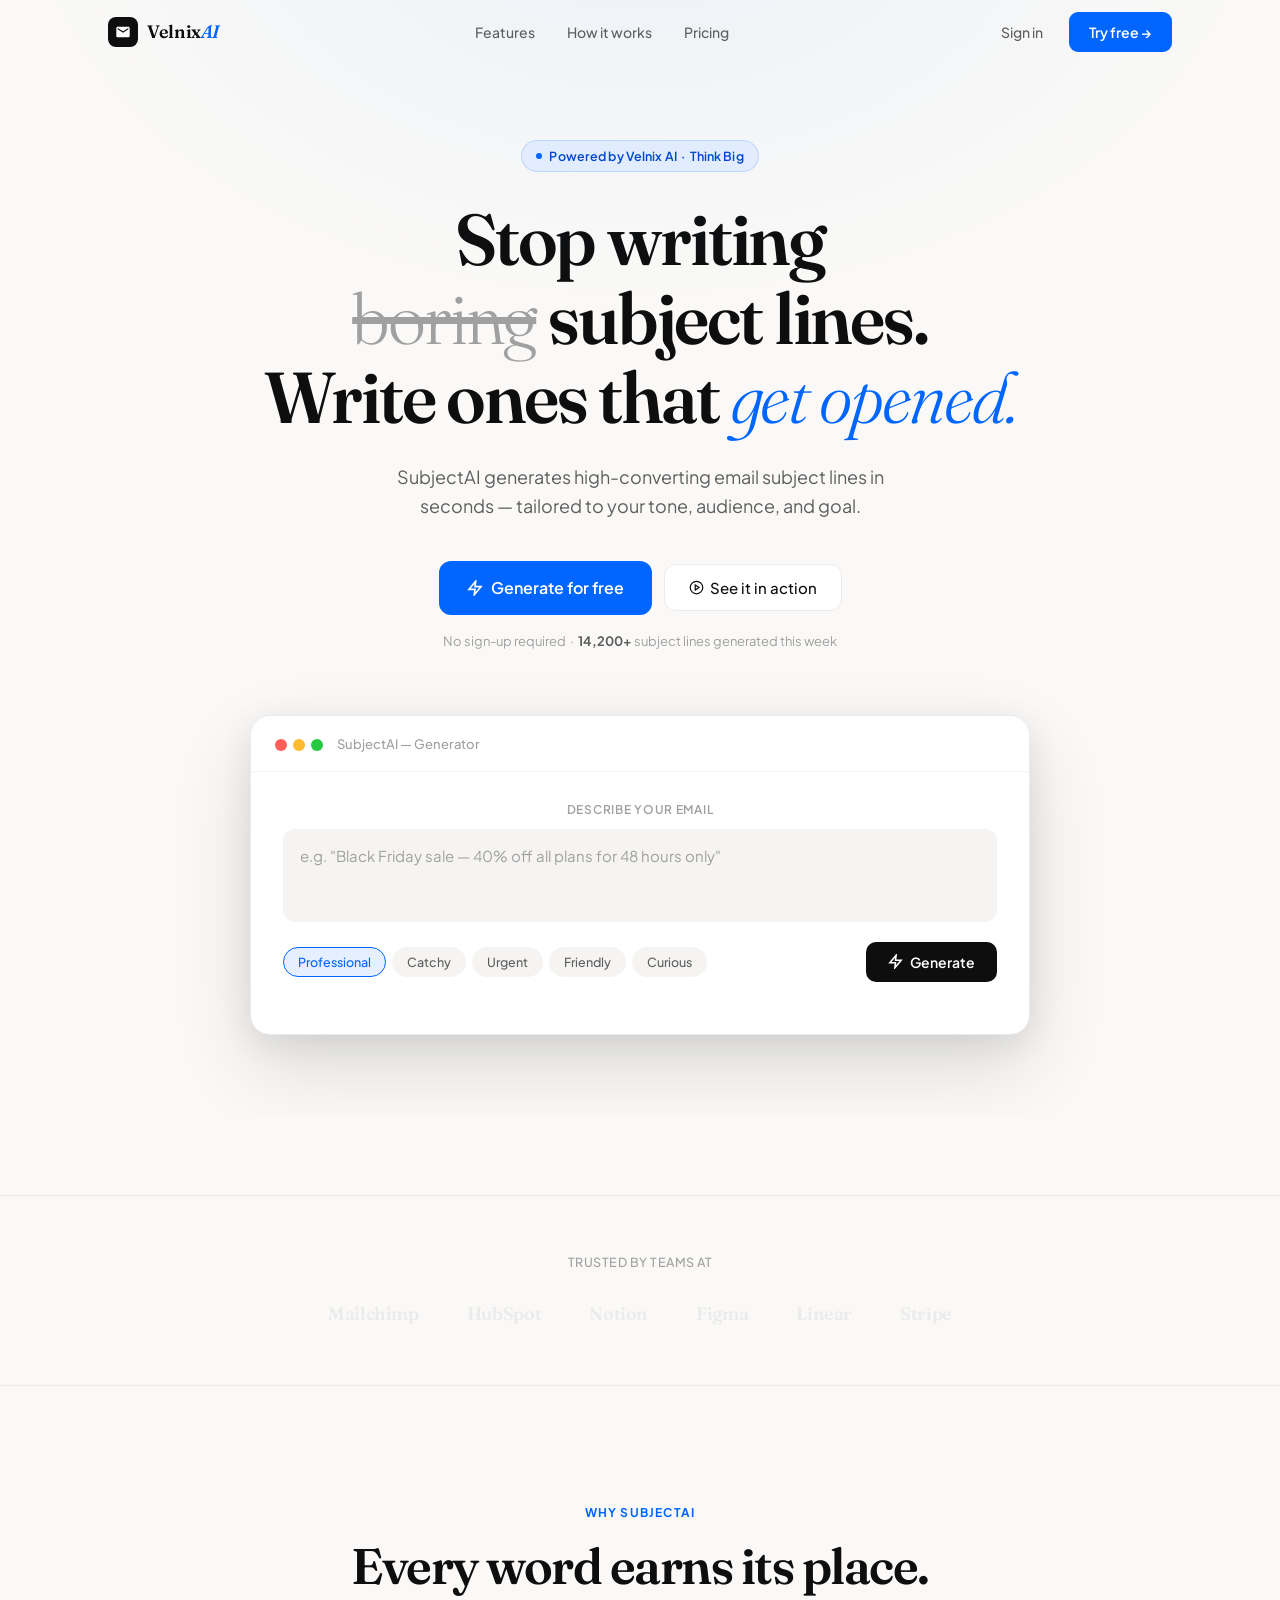
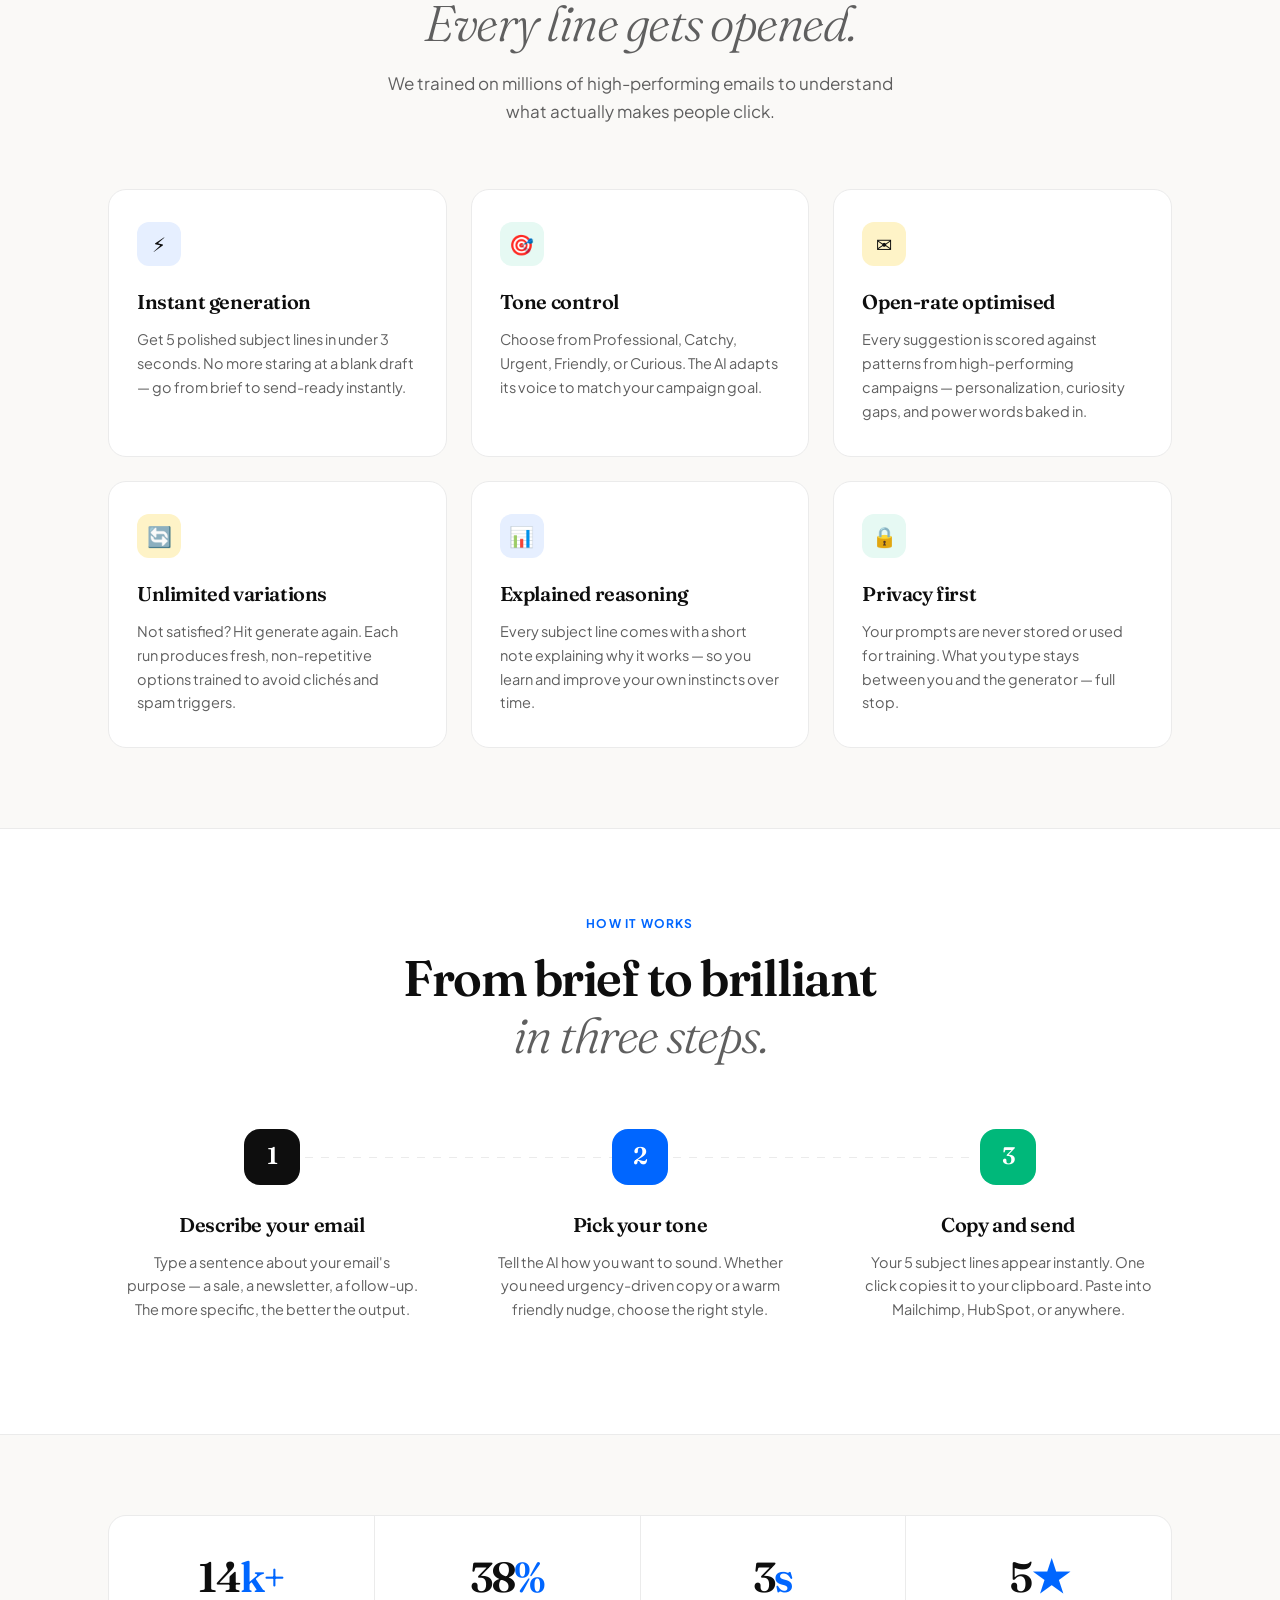
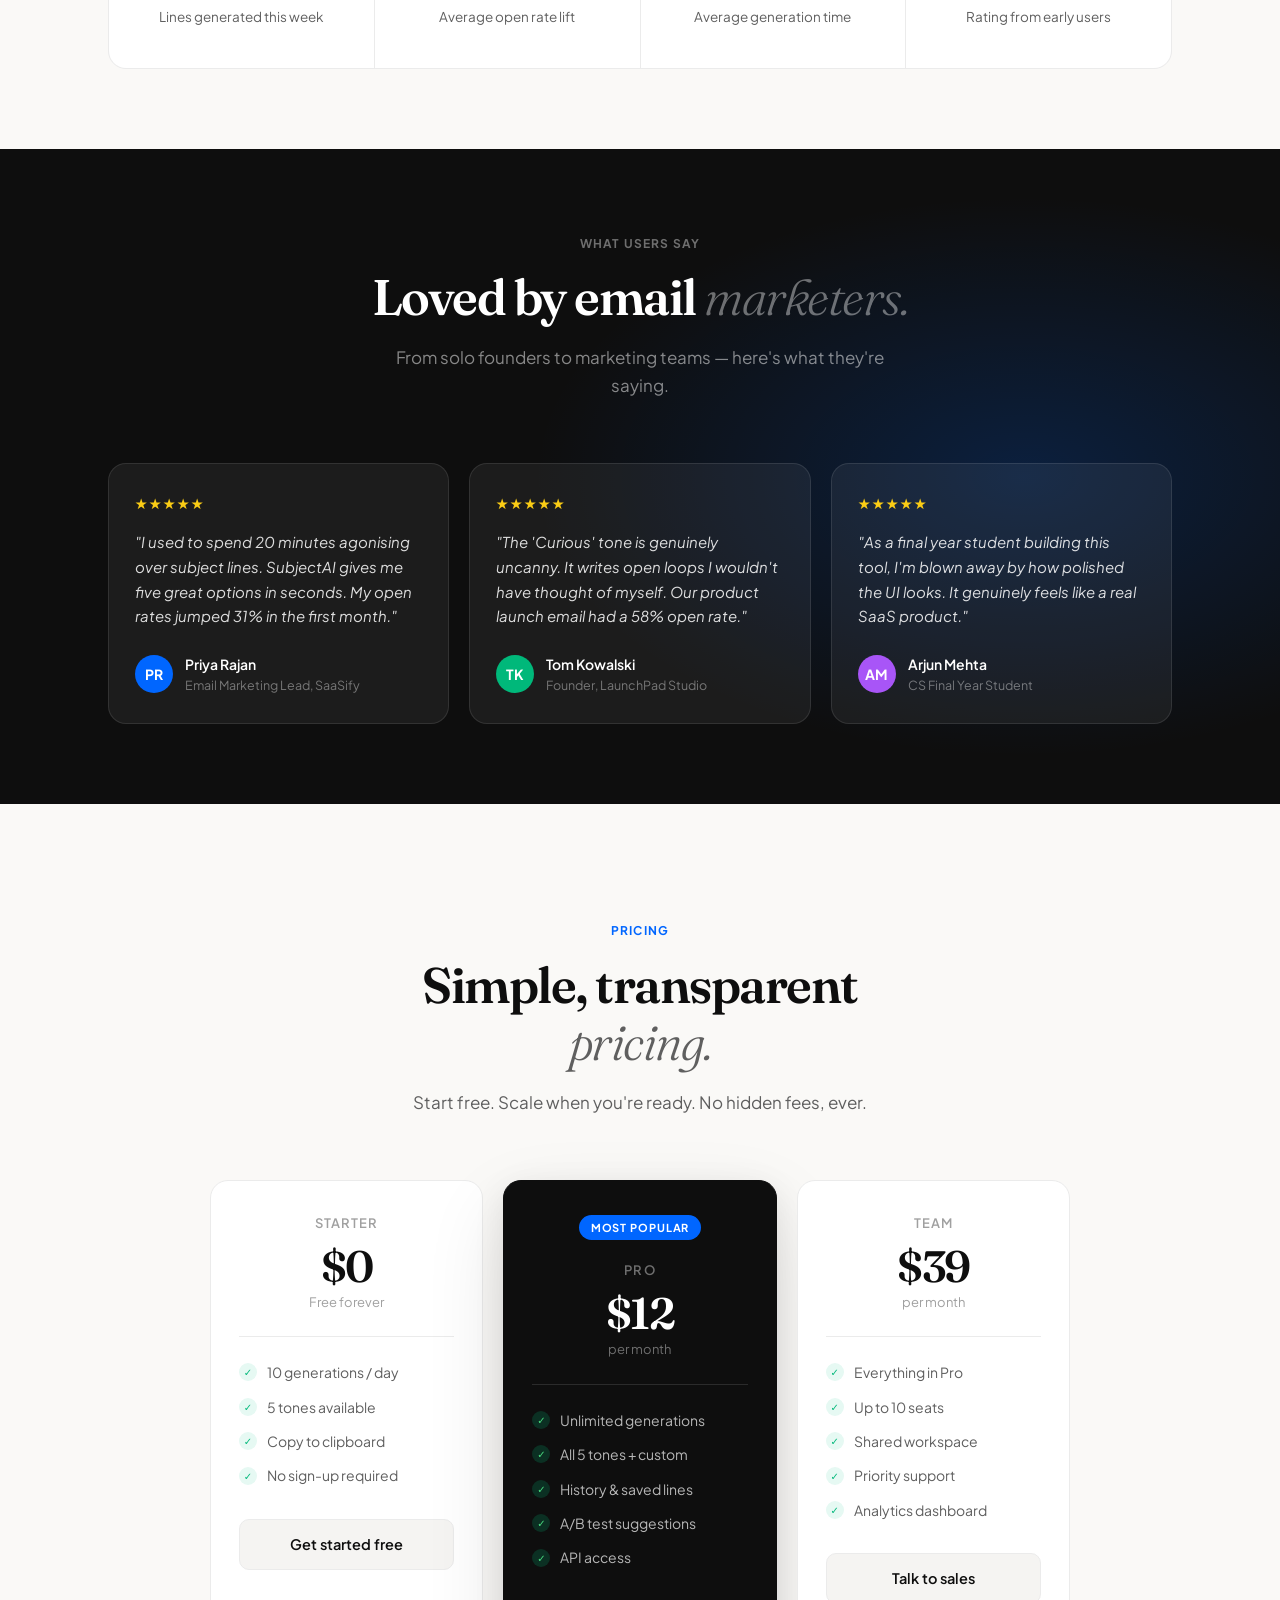
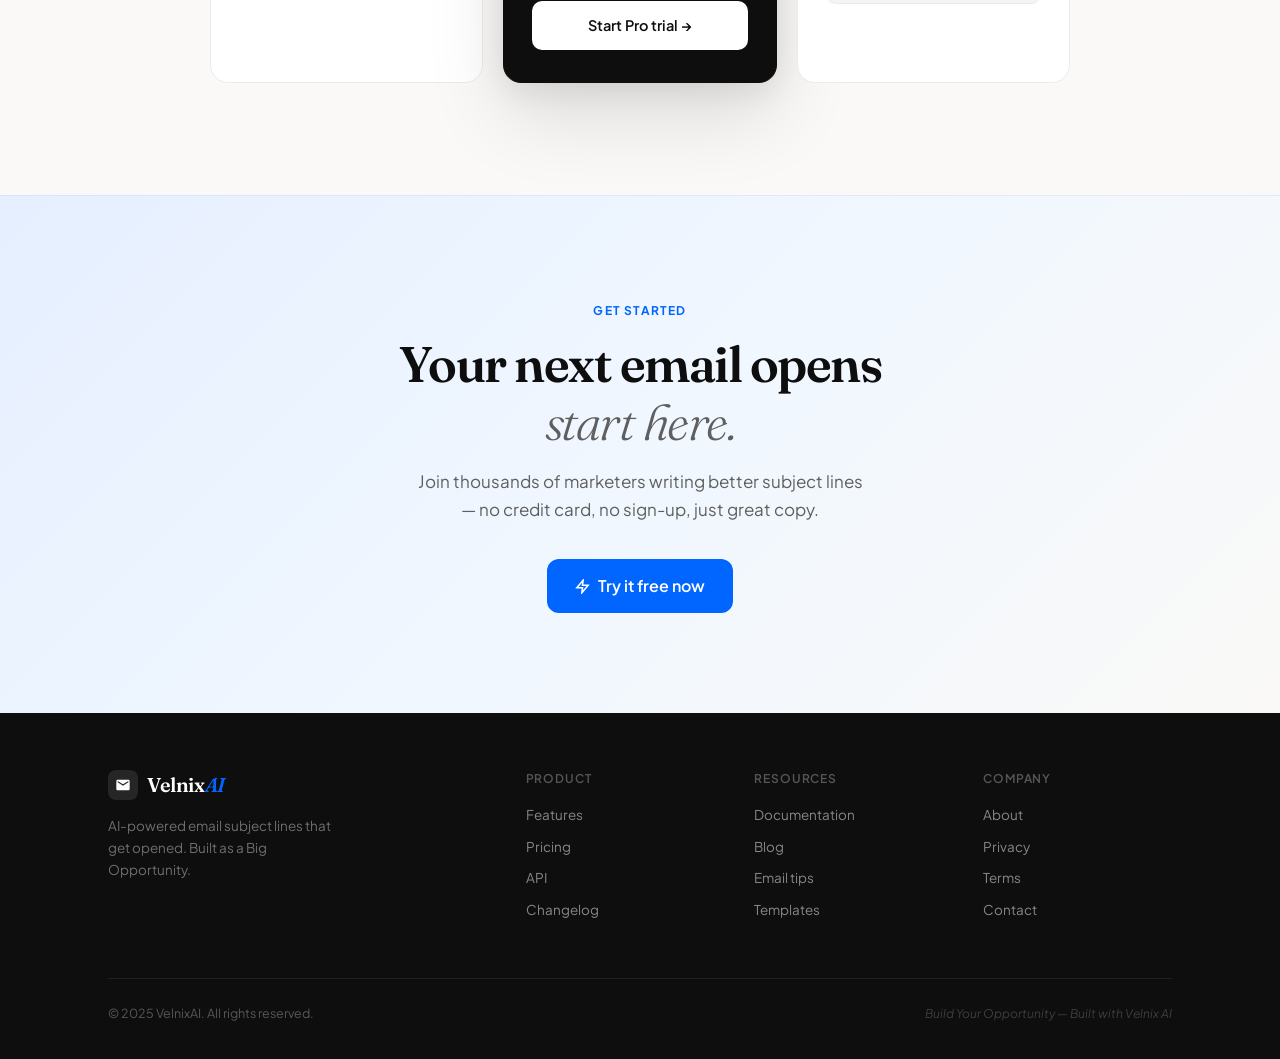
<file: index.html>
<!DOCTYPE html>
<html lang="en">
<head>
<meta charset="UTF-8"/>
<meta name="viewport" content="width=device-width, initial-scale=1.0"/>
<title>Velnix AI — Email Subject Lines That Get Opened</title>
<link rel="preconnect" href="https://fonts.googleapis.com"/>
<link rel="preconnect" href="https://fonts.gstatic.com" crossorigin/>
<link rel="icon" href="favicon.ico">
<link href="https://fonts.googleapis.com/css2?family=Fraunces:ital,opsz,wght@0,9..144,300;0,9..144,400;0,9..144,600;0,9..144,700;1,9..144,300;1,9..144,400;1,9..144,600&family=Plus+Jakarta+Sans:wght@300;400;500;600&display=swap" rel="stylesheet"/>
<link rel="stylesheet" href="style.css"/>
</head>
<body>

<!-- ═══════════════ NAVBAR ═══════════════ -->
<nav id="navbar">
  <div class="container nav-inner">
    <a class="nav-logo" href="#">
      <div class="nav-logo-mark">
        <svg viewBox="0 0 24 24"><path d="M20 4H4c-1.1 0-2 .9-2 2v12c0 1.1.9 2 2 2h16c1.1 0 2-.9 2-2V6c0-1.1-.9-2-2-2zm0 4-8 5-8-5V6l8 5 8-5v2z"/></svg>
      </div>
      <span class="nav-logo-text">Velnix<em>AI</em></span>
    </a>
    <div class="nav-links">
      <a href="#features">Features</a>
      <a href="#how-it-works">How it works</a>
      <a href="#pricing">Pricing</a>
    </div>
    <div class="nav-cta">
      <a href="login.html" class="btn-ghost">Sign in</a>
      <a href="signup.html" class="btn-primary accent">Try free →</a>
    </div>
  </div>
</nav>

<!-- ═══════════════ HERO ═══════════════ -->
<section class="hero text-center">
  <div class="container">
    <div class="hero-badge"><span class="dot"></span> Powered by Velnix AI &nbsp;·&nbsp; Think Big</div>
    <h1>
      Stop writing<br/>
      <span class="strike">boring</span> subject lines.<br/>
      Write ones that <em>get opened.</em>
    </h1>
    <p class="hero-sub">SubjectAI generates high-converting email subject lines in seconds — tailored to your tone, audience, and goal.</p>
    <div class="hero-actions">
      <a href="#generator" class="btn-primary accent btn-xl">
        <svg width="16" height="16" fill="none" stroke="currentColor" stroke-width="2.5" viewBox="0 0 24 24"><polygon points="13 2 3 14 12 14 11 22 21 10 12 10 13 2"/></svg>
        Generate for free
      </a>
      <button class="btn-outline">
        <svg width="15" height="15" fill="none" stroke="currentColor" stroke-width="2" viewBox="0 0 24 24"><circle cx="12" cy="12" r="10"/><polygon points="10 8 16 12 10 16 10 8"/></svg>
        See it in action
      </button>
    </div>
    <p class="hero-trust">No sign-up required &nbsp;·&nbsp; <strong>14,200+</strong> subject lines generated this week</p>

    <!-- Generator Card -->
    <div class="generator-wrap" id="generator">
      <div class="generator-card">
        <div class="gen-header">
          <div class="gen-dots"><div class="gen-dot"></div><div class="gen-dot"></div><div class="gen-dot"></div></div>
          <span class="gen-title">SubjectAI — Generator</span>
        </div>
        <div class="gen-body">
          <div class="gen-label">Describe your email</div>
          <div class="gen-textarea-wrap">
            <textarea id="genInput" rows="2" placeholder="e.g. 'Black Friday sale — 40% off all plans, limited to 48 hours'"
              onkeydown="handleKey(event)" oninput="autoResize(this)"></textarea>
          </div>
          <div class="gen-options">
            <div class="gen-tones" id="tones">
              <button class="tone-pill active" onclick="setTone(this,'professional')">Professional</button>
              <button class="tone-pill" onclick="setTone(this,'catchy')">Catchy</button>
              <button class="tone-pill" onclick="setTone(this,'urgent')">Urgent</button>
              <button class="tone-pill" onclick="setTone(this,'friendly')">Friendly</button>
              <button class="tone-pill" onclick="setTone(this,'curious')">Curious</button>
            </div>
            <button class="gen-btn" id="genBtn" onclick="generate()">
              <svg fill="none" stroke="currentColor" stroke-width="2.5" viewBox="0 0 24 24"><polygon points="13 2 3 14 12 14 11 22 21 10 12 10 13 2"/></svg>
              Generate
            </button>
          </div>
        </div>
        <div class="gen-results" id="genResults">
          <div class="gen-results-label">Generated subject lines</div>
          <div class="result-list" id="resultList"></div>
        </div>
      </div>
    </div>
  </div>
</section>

<!-- ═══════════════ LOGOS ═══════════════ -->
<section class="logos">
  <div class="container">
    <p class="logos-label">Trusted by teams at</p>
    <div class="logos-row">
      <span class="logo-item">Mailchimp</span>
      <span class="logo-item">HubSpot</span>
      <span class="logo-item">Notion</span>
      <span class="logo-item">Figma</span>
      <span class="logo-item">Linear</span>
      <span class="logo-item">Stripe</span>
    </div>
  </div>
</section>

<!-- ═══════════════ FEATURES ═══════════════ -->
<section class="features" id="features">
  <div class="container">
    <div class="text-center reveal">
      <span class="section-tag">Why SubjectAI</span>
      <h2 class="section-title">Every word earns its place.<br/><em>Every line gets opened.</em></h2>
      <p class="section-sub">We trained on millions of high-performing emails to understand what actually makes people click.</p>
    </div>
    <div class="features-grid">
      <div class="feat-card reveal reveal-delay-1">
        <div class="feat-icon blue">⚡</div>
        <h3>Instant generation</h3>
        <p>Get 5 polished subject lines in under 3 seconds. No more staring at a blank draft — go from brief to send-ready instantly.</p>
      </div>
      <div class="feat-card reveal reveal-delay-2">
        <div class="feat-icon green">🎯</div>
        <h3>Tone control</h3>
        <p>Choose from Professional, Catchy, Urgent, Friendly, or Curious. The AI adapts its voice to match your campaign goal.</p>
      </div>
      <div class="feat-card reveal reveal-delay-3">
        <div class="feat-icon amber">✉</div>
        <h3>Open-rate optimised</h3>
        <p>Every suggestion is scored against patterns from high-performing campaigns — personalization, curiosity gaps, and power words baked in.</p>
      </div>
      <div class="feat-card reveal reveal-delay-1">
        <div class="feat-icon amber">🔄</div>
        <h3>Unlimited variations</h3>
        <p>Not satisfied? Hit generate again. Each run produces fresh, non-repetitive options trained to avoid clichés and spam triggers.</p>
      </div>
      <div class="feat-card reveal reveal-delay-2">
        <div class="feat-icon blue">📊</div>
        <h3>Explained reasoning</h3>
        <p>Every subject line comes with a short note explaining why it works — so you learn and improve your own instincts over time.</p>
      </div>
      <div class="feat-card reveal reveal-delay-3">
        <div class="feat-icon green">🔒</div>
        <h3>Privacy first</h3>
        <p>Your prompts are never stored or used for training. What you type stays between you and the generator — full stop.</p>
      </div>
    </div>
  </div>
</section>

<!-- ═══════════════ HOW IT WORKS ═══════════════ -->
<section class="how" id="how-it-works">
  <div class="container">
    <div class="text-center reveal">
      <span class="section-tag">How it works</span>
      <h2 class="section-title">From brief to brilliant<br/><em>in three steps.</em></h2>
    </div>
    <div class="steps">
      <div class="step reveal reveal-delay-1">
        <div class="step-num">1</div>
        <h3>Describe your email</h3>
        <p>Type a sentence about your email's purpose — a sale, a newsletter, a follow-up. The more specific, the better the output.</p>
      </div>
      <div class="step reveal reveal-delay-2">
        <div class="step-num">2</div>
        <h3>Pick your tone</h3>
        <p>Tell the AI how you want to sound. Whether you need urgency-driven copy or a warm friendly nudge, choose the right style.</p>
      </div>
      <div class="step reveal reveal-delay-3">
        <div class="step-num">3</div>
        <h3>Copy and send</h3>
        <p>Your 5 subject lines appear instantly. One click copies it to your clipboard. Paste into Mailchimp, HubSpot, or anywhere.</p>
      </div>
    </div>
  </div>
</section>

<!-- ═══════════════ STATS ═══════════════ -->
<section class="stats">
  <div class="container reveal">
    <div class="stats-grid">
      <div class="stat-cell">
        <div class="stat-num">14<em>k+</em></div>
        <div class="stat-label">Lines generated this week</div>
      </div>
      <div class="stat-cell">
        <div class="stat-num">38<em>%</em></div>
        <div class="stat-label">Average open rate lift</div>
      </div>
      <div class="stat-cell">
        <div class="stat-num">3<em>s</em></div>
        <div class="stat-label">Average generation time</div>
      </div>
      <div class="stat-cell">
        <div class="stat-num">5<em>★</em></div>
        <div class="stat-label">Rating from early users</div>
      </div>
    </div>
  </div>
</section>

<!-- ═══════════════ TESTIMONIALS ═══════════════ -->
<section class="testimonials">
  <div class="container">
    <div class="text-center reveal">
      <span class="section-tag">What users say</span>
      <h2 class="section-title">Loved by email <em>marketers.</em></h2>
      <p class="section-sub">From solo founders to marketing teams — here's what they're saying.</p>
    </div>
    <div class="testi-grid">
      <div class="testi-card reveal reveal-delay-1">
        <div class="testi-stars">★★★★★</div>
        <p class="testi-quote">"I used to spend 20 minutes agonising over subject lines. SubjectAI gives me five great options in seconds. My open rates jumped 31% in the first month."</p>
        <div class="testi-author">
          <div class="testi-avatar" style="background:var(--accent)">PR</div>
          <div><div class="testi-name">Priya Rajan</div><div class="testi-role">Email Marketing Lead, SaaSify</div></div>
        </div>
      </div>
      <div class="testi-card reveal reveal-delay-2">
        <div class="testi-stars">★★★★★</div>
        <p class="testi-quote">"The 'Curious' tone is genuinely uncanny. It writes open loops I wouldn't have thought of myself. Our product launch email had a 58% open rate."</p>
        <div class="testi-author">
          <div class="testi-avatar" style="background:var(--green)">TK</div>
          <div><div class="testi-name">Tom Kowalski</div><div class="testi-role">Founder, LaunchPad Studio</div></div>
        </div>
      </div>
      <div class="testi-card reveal reveal-delay-3">
        <div class="testi-stars">★★★★★</div>
        <p class="testi-quote">"As a final year student building this tool, I'm blown away by how polished the UI looks. It genuinely feels like a real SaaS product."</p>
        <div class="testi-author">
          <div class="testi-avatar" style="background:#a855f7">AM</div>
          <div><div class="testi-name">Arjun Mehta</div><div class="testi-role">CS Final Year Student</div></div>
        </div>
      </div>
    </div>
  </div>
</section>

<!-- ═══════════════ PRICING ═══════════════ -->
<section class="pricing text-center" id="pricing">
  <div class="container">
    <div class="reveal">
      <span class="section-tag">Pricing</span>
      <h2 class="section-title">Simple, transparent<br/><em>pricing.</em></h2>
      <p class="section-sub">Start free. Scale when you're ready. No hidden fees, ever.</p>
    </div>
    <div class="pricing-grid">
      <div class="price-card reveal reveal-delay-1">
        <div class="price-plan">Starter</div>
        <div class="price-amount">$0</div>
        <div class="price-period">Free forever</div>
        <div class="price-divider"></div>
        <ul class="price-features">
          <li>10 generations / day</li>
          <li>5 tones available</li>
          <li>Copy to clipboard</li>
          <li>No sign-up required</li>
        </ul>
        <a href="signup.html" class="price-cta outline">Get started free</a>
      </div>
      <div class="price-card featured reveal reveal-delay-2">
        <span class="price-badge">Most Popular</span>
        <div class="price-plan">Pro</div>
        <div class="price-amount">$12</div>
        <div class="price-period">per month</div>
        <div class="price-divider"></div>
        <ul class="price-features">
          <li>Unlimited generations</li>
          <li>All 5 tones + custom</li>
          <li>History & saved lines</li>
          <li>A/B test suggestions</li>
          <li>API access</li>
        </ul>
        <a href="signup.html" class="price-cta filled">Start Pro trial →</a>
      </div>
      <div class="price-card reveal reveal-delay-3">
        <div class="price-plan">Team</div>
        <div class="price-amount">$39</div>
        <div class="price-period">per month</div>
        <div class="price-divider"></div>
        <ul class="price-features">
          <li>Everything in Pro</li>
          <li>Up to 10 seats</li>
          <li>Shared workspace</li>
          <li>Priority support</li>
          <li>Analytics dashboard</li>
        </ul>
        <a href="signup.html" class="price-cta outline">Talk to sales</a>
      </div>
    </div>
  </div>
</section>

<!-- ═══════════════ CTA ═══════════════ -->
<section class="cta-section text-center">
  <div class="container reveal">
    <span class="section-tag">Get started</span>
    <h2 class="section-title">Your next email opens<br/><em>start here.</em></h2>
    <p>Join thousands of marketers writing better subject lines — no credit card, no sign-up, just great copy.</p>
    <div class="cta-actions">
      <a href="#generator" class="btn-primary accent btn-xl">
        <svg width="15" height="15" fill="none" stroke="currentColor" stroke-width="2.5" viewBox="0 0 24 24"><polygon points="13 2 3 14 12 14 11 22 21 10 12 10 13 2"/></svg>
        Try it free now
      </a>
    </div>
  </div>
</section>

<!-- ═══════════════ FOOTER ═══════════════ -->
<footer>
  <div class="container">
    <div class="footer-inner">
      <div class="footer-brand">
        <a class="nav-logo" href="#" style="text-decoration:none">
          <div class="nav-logo-mark"><svg viewBox="0 0 24 24" width="16" height="16" fill="rgba(255,255,255,.6)"><path d="M20 4H4c-1.1 0-2 .9-2 2v12c0 1.1.9 2 2 2h16c1.1 0 2-.9 2-2V6c0-1.1-.9-2-2-2zm0 4-8 5-8-5V6l8 5 8-5v2z"/></svg></div>
          <span class="nav-logo-text">Velnix<em>AI</em></span>
        </a>
        <p class="footer-desc">AI-powered email subject lines that get opened. Built as a Big Opportunity.</p>
      </div>
      <div class="footer-col">
        <h4>Product</h4>
        <a href="#">Features</a>
        <a href="pricing.html">Pricing</a>
        <a href="#">API</a>
        <a href="#">Changelog</a>
      </div>
      <div class="footer-col">
        <h4>Resources</h4>
        <a href="#">Documentation</a>
        <a href="#">Blog</a>
        <a href="#">Email tips</a>
        <a href="#">Templates</a>
      </div>
      <div class="footer-col">
        <h4>Company</h4>
        <a href="#">About</a>
        <a href="#">Privacy</a>
        <a href="#">Terms</a>
        <a href="#">Contact</a>
      </div>
    </div>
    <div class="footer-bottom">
      <span class="footer-copy">© 2025 VelnixAI. All rights reserved.</span>
      <span class="footer-note">Build Your Opportunity — Built with Velnix AI</span>
    </div>
  </div>
</footer>

<script src="script.js"></script>
</body>
</html>
</file>
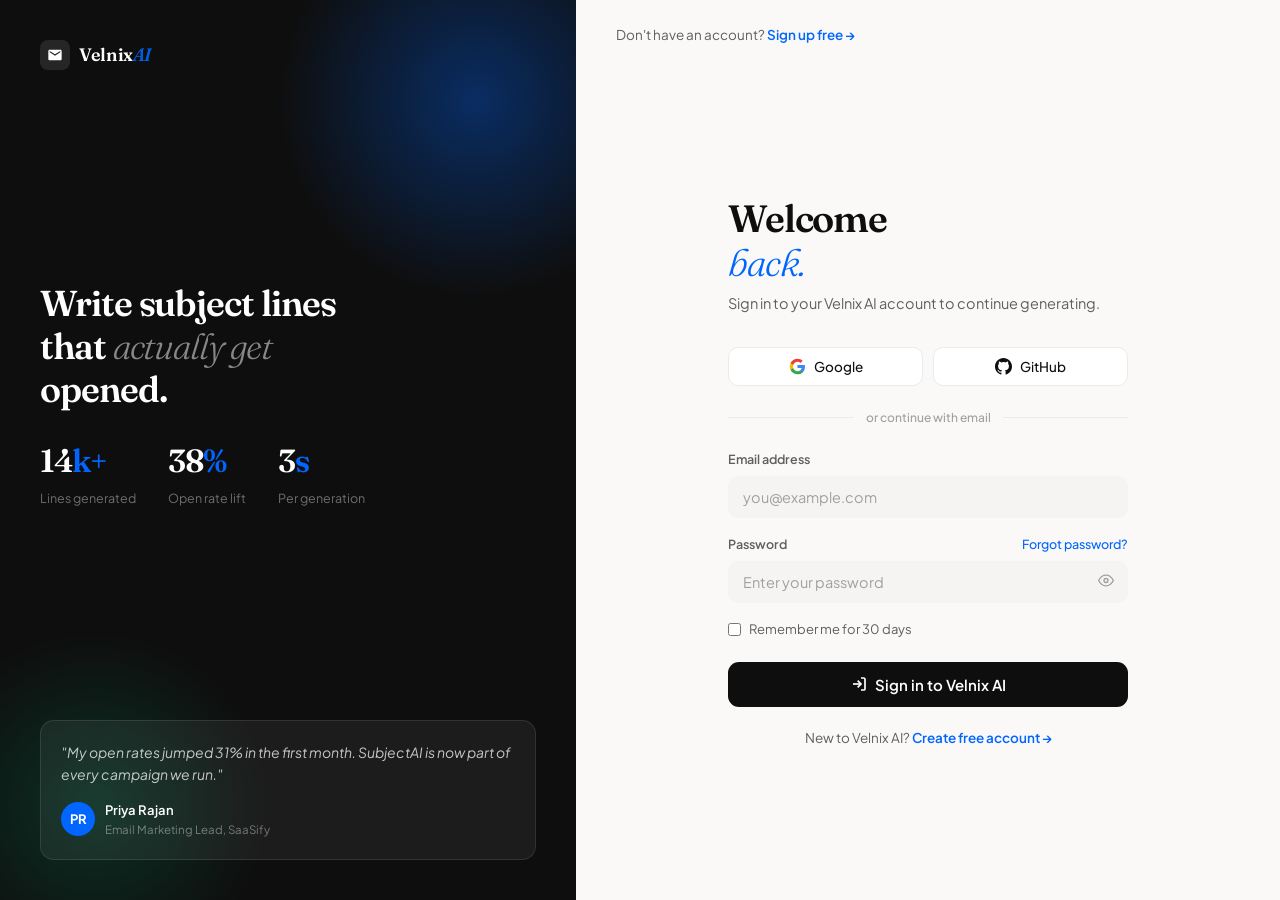
<file: login.html>
<!DOCTYPE html>
<html lang="en">
<head>
<meta charset="UTF-8"/>
<meta name="viewport" content="width=device-width, initial-scale=1.0"/>
<title>Sign In — Velnix AI</title>
<link rel="preconnect" href="https://fonts.googleapis.com"/>
<link rel="preconnect" href="https://fonts.gstatic.com" crossorigin/>
<link href="https://fonts.googleapis.com/css2?family=Fraunces:ital,opsz,wght@0,9..144,300;0,9..144,400;0,9..144,600;0,9..144,700;1,9..144,300;1,9..144,400;1,9..144,600&family=Plus+Jakarta+Sans:wght@300;400;500;600&display=swap" rel="stylesheet"/>
<style>
*,*::before,*::after{box-sizing:border-box;margin:0;padding:0}
:root{
  --white:#ffffff;
  --cream:#faf9f7;
  --ink:#0e0e0e;
  --ink-80:#1c1c1c;
  --ink-50:#5f5f5f;
  --ink-30:#a0a0a0;
  --ink-10:#ebebeb;
  --ink-5:#f5f4f2;
  --accent:#0066ff;
  --accent-light:#e6efff;
  --accent-dark:#0047cc;
  --green:#00b87a;
  --green-light:#e6f9f3;
  --red:#ef4444;
  --red-light:#fef2f2;
  --shadow-sm:0 1px 3px rgba(0,0,0,.07);
  --shadow:0 4px 16px rgba(0,0,0,.08);
  --shadow-xl:0 32px 80px rgba(0,0,0,.12);
  --font-display:'Fraunces',Georgia,serif;
  --font-body:'Plus Jakarta Sans',system-ui,sans-serif;
}
html{scroll-behavior:smooth}
body{font-family:var(--font-body);font-size:16px;line-height:1.6;color:var(--ink);background:var(--cream);-webkit-font-smoothing:antialiased;min-height:100vh;display:flex;flex-direction:column}

/* Split layout */
.page-wrap{display:flex;min-height:100vh}

/* Left panel — decorative */
.left-panel{display:none;width:45%;background:var(--ink);position:relative;overflow:hidden;flex-direction:column;justify-content:space-between;padding:40px}
@media(min-width:900px){.left-panel{display:flex}}

.left-bg{position:absolute;inset:0}
.left-bg::before{content:'';position:absolute;top:-100px;right:-100px;width:400px;height:400px;background:radial-gradient(circle,rgba(0,102,255,.35) 0%,transparent 70%);border-radius:50%}
.left-bg::after{content:'';position:absolute;bottom:-80px;left:-80px;width:350px;height:350px;background:radial-gradient(circle,rgba(0,184,122,.2) 0%,transparent 70%);border-radius:50%}

.left-logo{position:relative;z-index:1;display:flex;align-items:center;gap:9px;text-decoration:none}
.left-logo-mark{width:30px;height:30px;background:rgba(255,255,255,.1);border-radius:8px;display:flex;align-items:center;justify-content:center}
.left-logo-mark svg{width:16px;height:16px;fill:white}
.left-logo-text{font-family:var(--font-display);font-size:18px;font-weight:600;color:white;letter-spacing:-.02em}
.left-logo-text em{color:rgba(0,102,255,.9);font-style:italic}

.left-content{position:relative;z-index:1}
.left-quote{font-family:var(--font-display);font-size:clamp(26px,3vw,36px);font-weight:600;color:white;line-height:1.2;letter-spacing:-.03em;margin-bottom:24px}
.left-quote em{font-style:italic;font-weight:300;color:rgba(255,255,255,.5)}

.left-stats{display:flex;gap:32px}
.left-stat .num{font-family:var(--font-display);font-size:32px;font-weight:600;color:white;letter-spacing:-.04em}
.left-stat .num em{color:var(--accent);font-style:normal}
.left-stat .lbl{font-size:12.5px;color:rgba(255,255,255,.4);margin-top:2px}

.left-testimonial{position:relative;z-index:1;background:rgba(255,255,255,.06);border:1px solid rgba(255,255,255,.1);border-radius:14px;padding:20px}
.left-testimonial p{font-size:14px;color:rgba(255,255,255,.75);line-height:1.6;font-style:italic;margin-bottom:14px}
.left-testi-author{display:flex;align-items:center;gap:10px}
.left-avatar{width:34px;height:34px;border-radius:50%;background:var(--accent);display:flex;align-items:center;justify-content:center;font-size:13px;font-weight:700;color:white}
.left-testi-name{font-size:13px;font-weight:600;color:white}
.left-testi-role{font-size:11.5px;color:rgba(255,255,255,.4)}

/* Right panel — form */
.right-panel{flex:1;display:flex;flex-direction:column}

nav{padding:24px 40px;display:flex;align-items:center;justify-content:space-between}
@media(max-width:899px){nav{padding:20px 24px}}
.nav-logo{display:flex;align-items:center;gap:9px;text-decoration:none;color:var(--ink)}
.nav-logo-mark{width:30px;height:30px;background:var(--ink);border-radius:8px;display:flex;align-items:center;justify-content:center}
.nav-logo-mark svg{width:16px;height:16px;fill:white}
.nav-logo-text{font-family:var(--font-display);font-size:18px;font-weight:600;letter-spacing:-.02em}
.nav-logo-text em{color:var(--accent);font-style:italic}
@media(min-width:900px){.nav-logo{display:none}}
.nav-signup{font-size:13.5px;color:var(--ink-50)}
.nav-signup a{color:var(--accent);font-weight:600;text-decoration:none}
.nav-signup a:hover{text-decoration:underline}

main{flex:1;display:flex;align-items:center;justify-content:center;padding:24px 40px 48px}
@media(max-width:899px){main{padding:20px 24px 40px}}

.auth-wrap{width:100%;max-width:400px}

.auth-header{margin-bottom:32px}
.auth-title{font-family:var(--font-display);font-size:clamp(28px,4vw,38px);font-weight:600;letter-spacing:-.03em;line-height:1.15;color:var(--ink);margin-bottom:8px}
.auth-title em{font-style:italic;font-weight:300;color:var(--accent)}
.auth-sub{font-size:14.5px;color:var(--ink-50);line-height:1.55}

/* Social buttons */
.social-btns{display:flex;gap:10px;margin-bottom:22px}
.social-btn{flex:1;display:flex;align-items:center;justify-content:center;gap:8px;padding:10px 14px;border:1.5px solid var(--ink-10);border-radius:10px;background:white;cursor:pointer;font-family:var(--font-body);font-size:13.5px;font-weight:500;color:var(--ink);transition:all .2s}
.social-btn:hover{border-color:var(--ink-30);box-shadow:var(--shadow-sm);transform:translateY(-1px)}
.social-btn svg{width:17px;height:17px;flex-shrink:0}

/* Divider */
.divider{display:flex;align-items:center;gap:12px;margin-bottom:22px}
.divider::before,.divider::after{content:'';flex:1;height:1px;background:var(--ink-10)}
.divider span{font-size:12px;font-weight:500;color:var(--ink-30);white-space:nowrap}

/* Form */
.form-group{margin-bottom:16px}
.form-label{display:flex;align-items:center;justify-content:space-between;font-size:12.5px;font-weight:600;color:var(--ink-50);margin-bottom:7px}
.form-label a{font-weight:500;color:var(--accent);text-decoration:none}
.form-label a:hover{text-decoration:underline}
.form-input-wrap{position:relative}
.form-input{width:100%;background:var(--ink-5);border:1.5px solid transparent;border-radius:10px;padding:11px 40px 11px 14px;font-family:var(--font-body);font-size:14.5px;color:var(--ink);outline:none;transition:all .2s}
.form-input::placeholder{color:var(--ink-30)}
.form-input:focus{background:white;border-color:var(--accent);box-shadow:0 0 0 3px rgba(0,102,255,.08)}
.form-input.error{border-color:var(--red);background:var(--red-light)}
.form-error{font-size:12px;color:var(--red);margin-top:5px;display:none}
.form-error.show{display:block}

.pass-toggle{position:absolute;right:12px;top:50%;transform:translateY(-50%);background:none;border:none;cursor:pointer;color:var(--ink-30);padding:2px;transition:color .2s}
.pass-toggle:hover{color:var(--ink-50)}

/* Remember me */
.remember-row{display:flex;align-items:center;justify-content:space-between;margin-bottom:22px}
.remember-check{display:flex;align-items:center;gap:8px;font-size:13px;color:var(--ink-50);cursor:pointer}
.remember-check input{accent-color:var(--accent);cursor:pointer}

/* Submit */
.submit-btn{width:100%;font-family:var(--font-body);font-size:15px;font-weight:600;color:white;background:var(--ink);border:none;padding:13px;border-radius:11px;cursor:pointer;transition:all .2s;display:flex;align-items:center;justify-content:center;gap:8px;margin-bottom:20px}
.submit-btn:hover{background:var(--accent);transform:translateY(-1px);box-shadow:0 6px 20px rgba(0,102,255,.3)}
.submit-btn:active{transform:translateY(0)}

/* Footer */
.auth-footer{text-align:center;font-size:13.5px;color:var(--ink-50)}
.auth-footer a{color:var(--accent);font-weight:600;text-decoration:none}
.auth-footer a:hover{text-decoration:underline}

/* Alert */
.alert{display:none;padding:12px 16px;border-radius:10px;font-size:13.5px;margin-bottom:18px;align-items:center;gap:10px}
.alert.show{display:flex}
.alert.error{background:var(--red-light);color:var(--red);border:1px solid rgba(239,68,68,.15)}
.alert.success{background:var(--green-light);color:var(--green);border:1px solid rgba(0,184,122,.15)}

/* Animation */
.auth-wrap{animation:cardIn .5s cubic-bezier(.16,1,.3,1) both}
@keyframes cardIn{from{opacity:0;transform:translateY(16px)}to{opacity:1;transform:translateY(0)}}
.left-content{animation:fadeUp .6s ease .2s both}
.left-testimonial{animation:fadeUp .6s ease .4s both}
@keyframes fadeUp{from{opacity:0;transform:translateY(12px)}to{opacity:1;transform:translateY(0)}}
</style>
</head>
<body>

<div class="page-wrap">

  <!-- Left decorative panel -->
  <div class="left-panel">
    <div class="left-bg"></div>
    <a class="left-logo" href="index.html">
      <div class="left-logo-mark">
        <svg viewBox="0 0 24 24"><path d="M20 4H4c-1.1 0-2 .9-2 2v12c0 1.1.9 2 2 2h16c1.1 0 2-.9 2-2V6c0-1.1-.9-2-2-2zm0 4-8 5-8-5V6l8 5 8-5v2z"/></svg>
      </div>
      <span class="left-logo-text">Velnix<em>AI</em></span>
    </a>

    <div class="left-content">
      <p class="left-quote">Write subject lines<br/>that <em>actually get</em><br/>opened.</p>
      <div class="left-stats">
        <div class="left-stat"><div class="num">14<em>k+</em></div><div class="lbl">Lines generated</div></div>
        <div class="left-stat"><div class="num">38<em>%</em></div><div class="lbl">Open rate lift</div></div>
        <div class="left-stat"><div class="num">3<em>s</em></div><div class="lbl">Per generation</div></div>
      </div>
    </div>

    <div class="left-testimonial">
      <p>"My open rates jumped 31% in the first month. SubjectAI is now part of every campaign we run."</p>
      <div class="left-testi-author">
        <div class="left-avatar">PR</div>
        <div>
          <div class="left-testi-name">Priya Rajan</div>
          <div class="left-testi-role">Email Marketing Lead, SaaSify</div>
        </div>
      </div>
    </div>
  </div>

  <!-- Right form panel -->
  <div class="right-panel">
    <nav>
      <a class="nav-logo" href="index.html">
        <div class="nav-logo-mark">
          <svg viewBox="0 0 24 24"><path d="M20 4H4c-1.1 0-2 .9-2 2v12c0 1.1.9 2 2 2h16c1.1 0 2-.9 2-2V6c0-1.1-.9-2-2-2zm0 4-8 5-8-5V6l8 5 8-5v2z"/></svg>
        </div>
        <span class="nav-logo-text">Velnix<em>AI</em></span>
      </a>
      <p class="nav-signup">Don't have an account? <a href="signup.html">Sign up free →</a></p>
    </nav>

    <main>
      <div class="auth-wrap">
        <div class="auth-header">
          <h1 class="auth-title">Welcome<br/><em>back.</em></h1>
          <p class="auth-sub">Sign in to your Velnix AI account to continue generating.</p>
        </div>

        <!-- Alert box -->
        <div class="alert error" id="alertBox">
          <svg width="16" height="16" fill="none" stroke="currentColor" stroke-width="2" viewBox="0 0 24 24"><circle cx="12" cy="12" r="10"/><line x1="12" y1="8" x2="12" y2="12"/><line x1="12" y1="16" x2="12.01" y2="16"/></svg>
          <span id="alertMsg">Invalid email or password. Please try again.</span>
        </div>

        <!-- Social login -->
        <div class="social-btns">
          <button class="social-btn">
            <svg viewBox="0 0 24 24" xmlns="http://www.w3.org/2000/svg"><path d="M22.56 12.25c0-.78-.07-1.53-.2-2.25H12v4.26h5.92c-.26 1.37-1.04 2.53-2.21 3.31v2.77h3.57c2.08-1.92 3.28-4.74 3.28-8.09z" fill="#4285F4"/><path d="M12 23c2.97 0 5.46-.98 7.28-2.66l-3.57-2.77c-.98.66-2.23 1.06-3.71 1.06-2.86 0-5.29-1.93-6.16-4.53H2.18v2.84C3.99 20.53 7.7 23 12 23z" fill="#34A853"/><path d="M5.84 14.09c-.22-.66-.35-1.36-.35-2.09s.13-1.43.35-2.09V7.07H2.18C1.43 8.55 1 10.22 1 12s.43 3.45 1.18 4.93l2.85-2.22.81-.62z" fill="#FBBC05"/><path d="M12 5.38c1.62 0 3.06.56 4.21 1.64l3.15-3.15C17.45 2.09 14.97 1 12 1 7.7 1 3.99 3.47 2.18 7.07l3.66 2.84c.87-2.6 3.3-4.53 6.16-4.53z" fill="#EA4335"/></svg>
            Google
          </button>
          <button class="social-btn">
            <svg viewBox="0 0 24 24" fill="currentColor"><path d="M12 0C5.374 0 0 5.373 0 12c0 5.302 3.438 9.8 8.207 11.387.599.111.793-.261.793-.577v-2.234c-3.338.726-4.033-1.416-4.033-1.416-.546-1.387-1.333-1.756-1.333-1.756-1.089-.745.083-.729.083-.729 1.205.084 1.839 1.237 1.839 1.237 1.07 1.834 2.807 1.304 3.492.997.107-.775.418-1.305.762-1.604-2.665-.305-5.467-1.334-5.467-5.931 0-1.311.469-2.381 1.236-3.221-.124-.303-.535-1.524.117-3.176 0 0 1.008-.322 3.301 1.23A11.509 11.509 0 0 1 12 5.803c1.02.005 2.047.138 3.006.404 2.291-1.552 3.297-1.23 3.297-1.23.653 1.653.242 2.874.118 3.176.77.84 1.235 1.911 1.235 3.221 0 4.609-2.807 5.624-5.479 5.921.43.372.823 1.102.823 2.222v3.293c0 .319.192.694.801.576C20.566 21.797 24 17.3 24 12c0-6.627-5.373-12-12-12z"/></svg>
            GitHub
          </button>
        </div>

        <div class="divider"><span>or continue with email</span></div>

        <form id="loginForm" onsubmit="handleLogin(event)">
          <div class="form-group">
            <label class="form-label">Email address</label>
            <div class="form-input-wrap">
              <input class="form-input" type="email" id="email" placeholder="you@example.com" autocomplete="email"/>
            </div>
            <div class="form-error" id="emailErr">Please enter a valid email</div>
          </div>

          <div class="form-group">
            <label class="form-label">
              Password
              <a href="forgot.html">Forgot password?</a>
            </label>
            <div class="form-input-wrap">
              <input class="form-input" type="password" id="password" placeholder="Enter your password" autocomplete="current-password"/>
              <button type="button" class="pass-toggle" onclick="togglePass('password',this)">
                <svg width="16" height="16" fill="none" stroke="currentColor" stroke-width="2" viewBox="0 0 24 24"><path d="M1 12s4-8 11-8 11 8 11 8-4 8-11 8-11-8-11-8z"/><circle cx="12" cy="12" r="3"/></svg>
              </button>
            </div>
            <div class="form-error" id="passErr">Please enter your password</div>
          </div>

          <div class="remember-row">
            <label class="remember-check">
              <input type="checkbox" id="remember"/>
              Remember me for 30 days
            </label>
          </div>

          <button type="submit" class="submit-btn" id="submitBtn">
            <svg fill="none" stroke="currentColor" stroke-width="2.5" viewBox="0 0 24 24" width="16" height="16"><path d="M15 3h4a2 2 0 0 1 2 2v14a2 2 0 0 1-2 2h-4"/><polyline points="10 17 15 12 10 7"/><line x1="15" y1="12" x2="3" y2="12"/></svg>
            Sign in to Velnix AI
          </button>

          <p class="auth-footer">New to Velnix AI? <a href="signup.html">Create free account →</a></p>
        </form>
      </div>
    </main>
  </div>

</div>

<script>
function togglePass(id, btn) {
  const input = document.getElementById(id);
  const isText = input.type === 'text';
  input.type = isText ? 'password' : 'text';
  btn.querySelector('svg').style.opacity = isText ? '1' : '0.4';
}

function handleLogin(e) {
  e.preventDefault();
  let valid = true;
  const email = document.getElementById('email');
  const password = document.getElementById('password');
  document.querySelectorAll('.form-error').forEach(el => el.classList.remove('show'));
  document.querySelectorAll('.form-input').forEach(el => el.classList.remove('error'));
  document.getElementById('alertBox').classList.remove('show');

  if (!email.value.includes('@')) {
    email.classList.add('error');
    document.getElementById('emailErr').classList.add('show');
    valid = false;
  }
  if (!password.value) {
    password.classList.add('error');
    document.getElementById('passErr').classList.add('show');
    valid = false;
  }
  if (valid) {
    const btn = document.getElementById('submitBtn');
    btn.innerHTML = `<svg fill="none" stroke="currentColor" stroke-width="2.5" viewBox="0 0 24 24" width="16" height="16"><path d="M20 6L9 17l-5-5"/></svg> Signing in...`;
    btn.style.background = 'var(--accent)';
    // Demo: show error after 1.5s
    setTimeout(() => {
      btn.innerHTML = `<svg fill="none" stroke="currentColor" stroke-width="2.5" viewBox="0 0 24 24" width="16" height="16"><path d="M15 3h4a2 2 0 0 1 2 2v14a2 2 0 0 1-2 2h-4"/><polyline points="10 17 15 12 10 7"/><line x1="15" y1="12" x2="3" y2="12"/></svg> Sign in to Velnix AI`;
      btn.style.background = '';
      document.getElementById('alertBox').classList.add('show');
    }, 1500);
  }
}
</script>
</body>
</html>
</file>
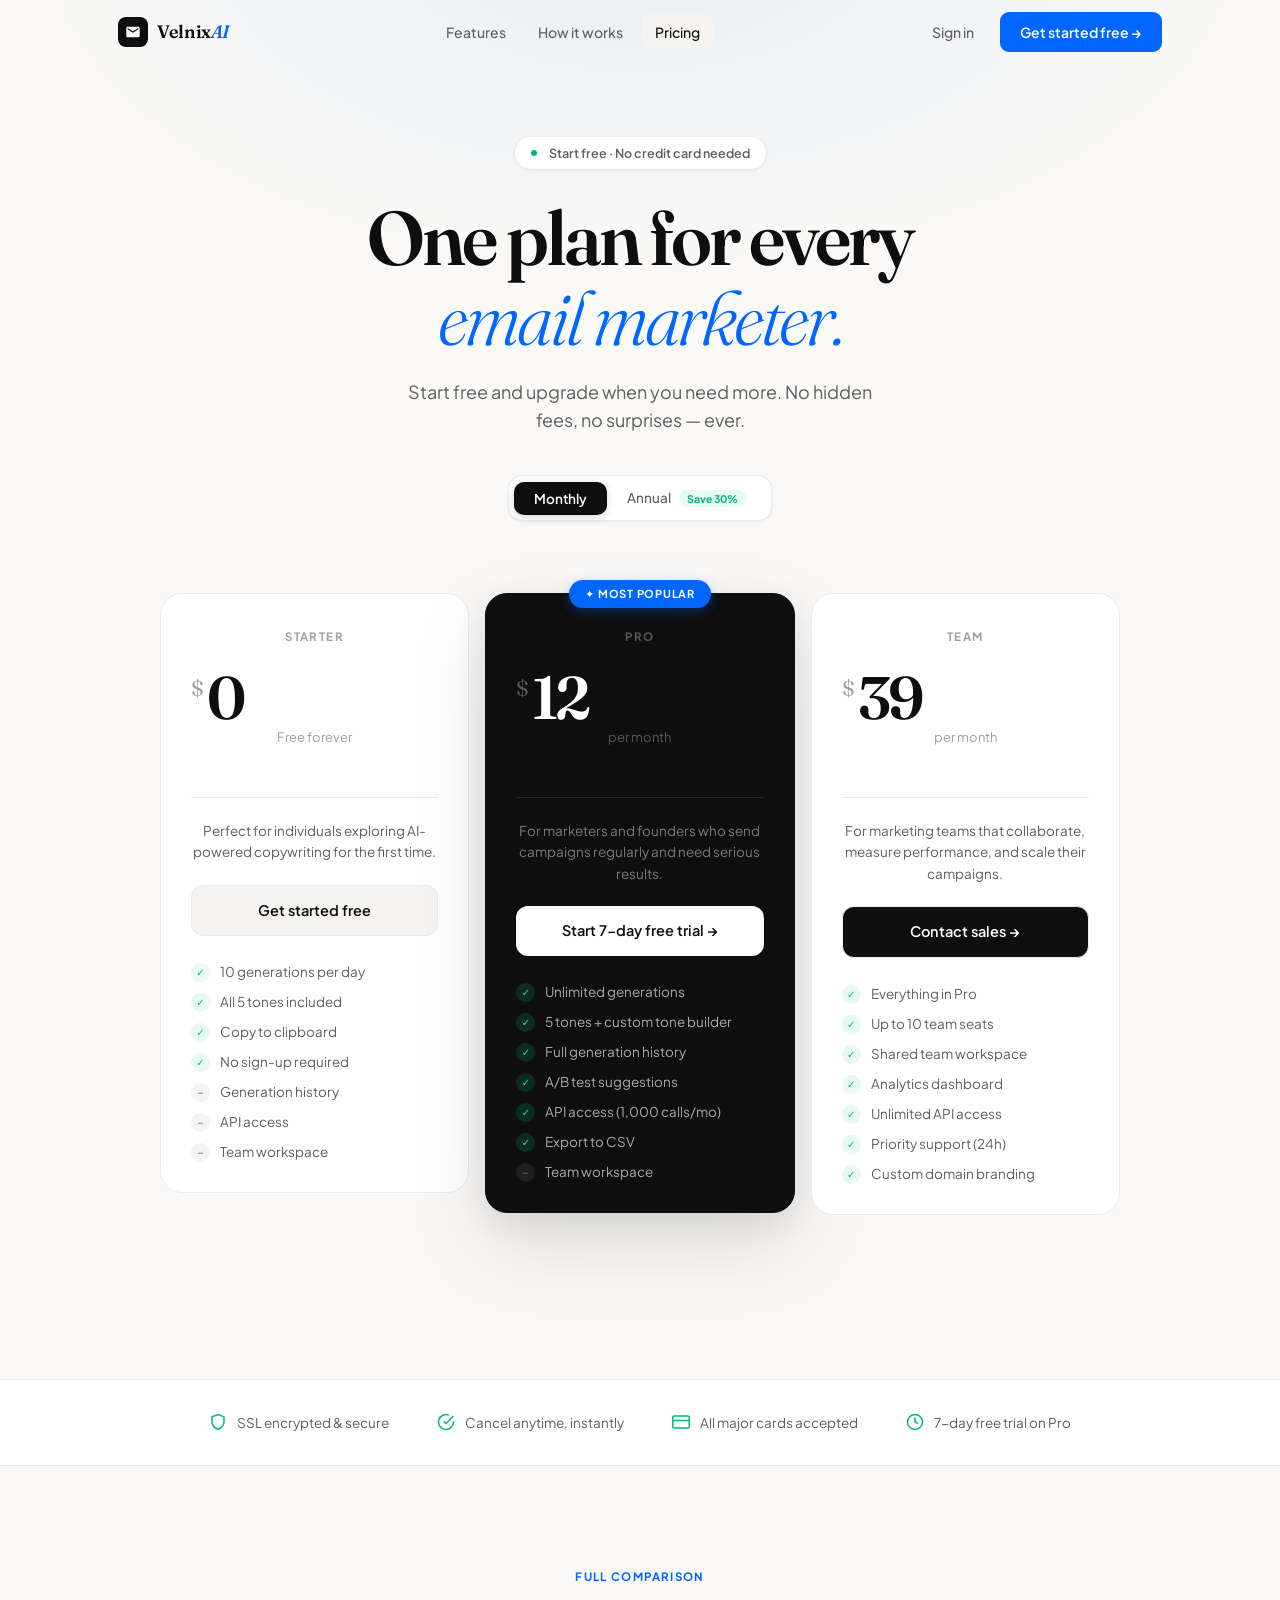
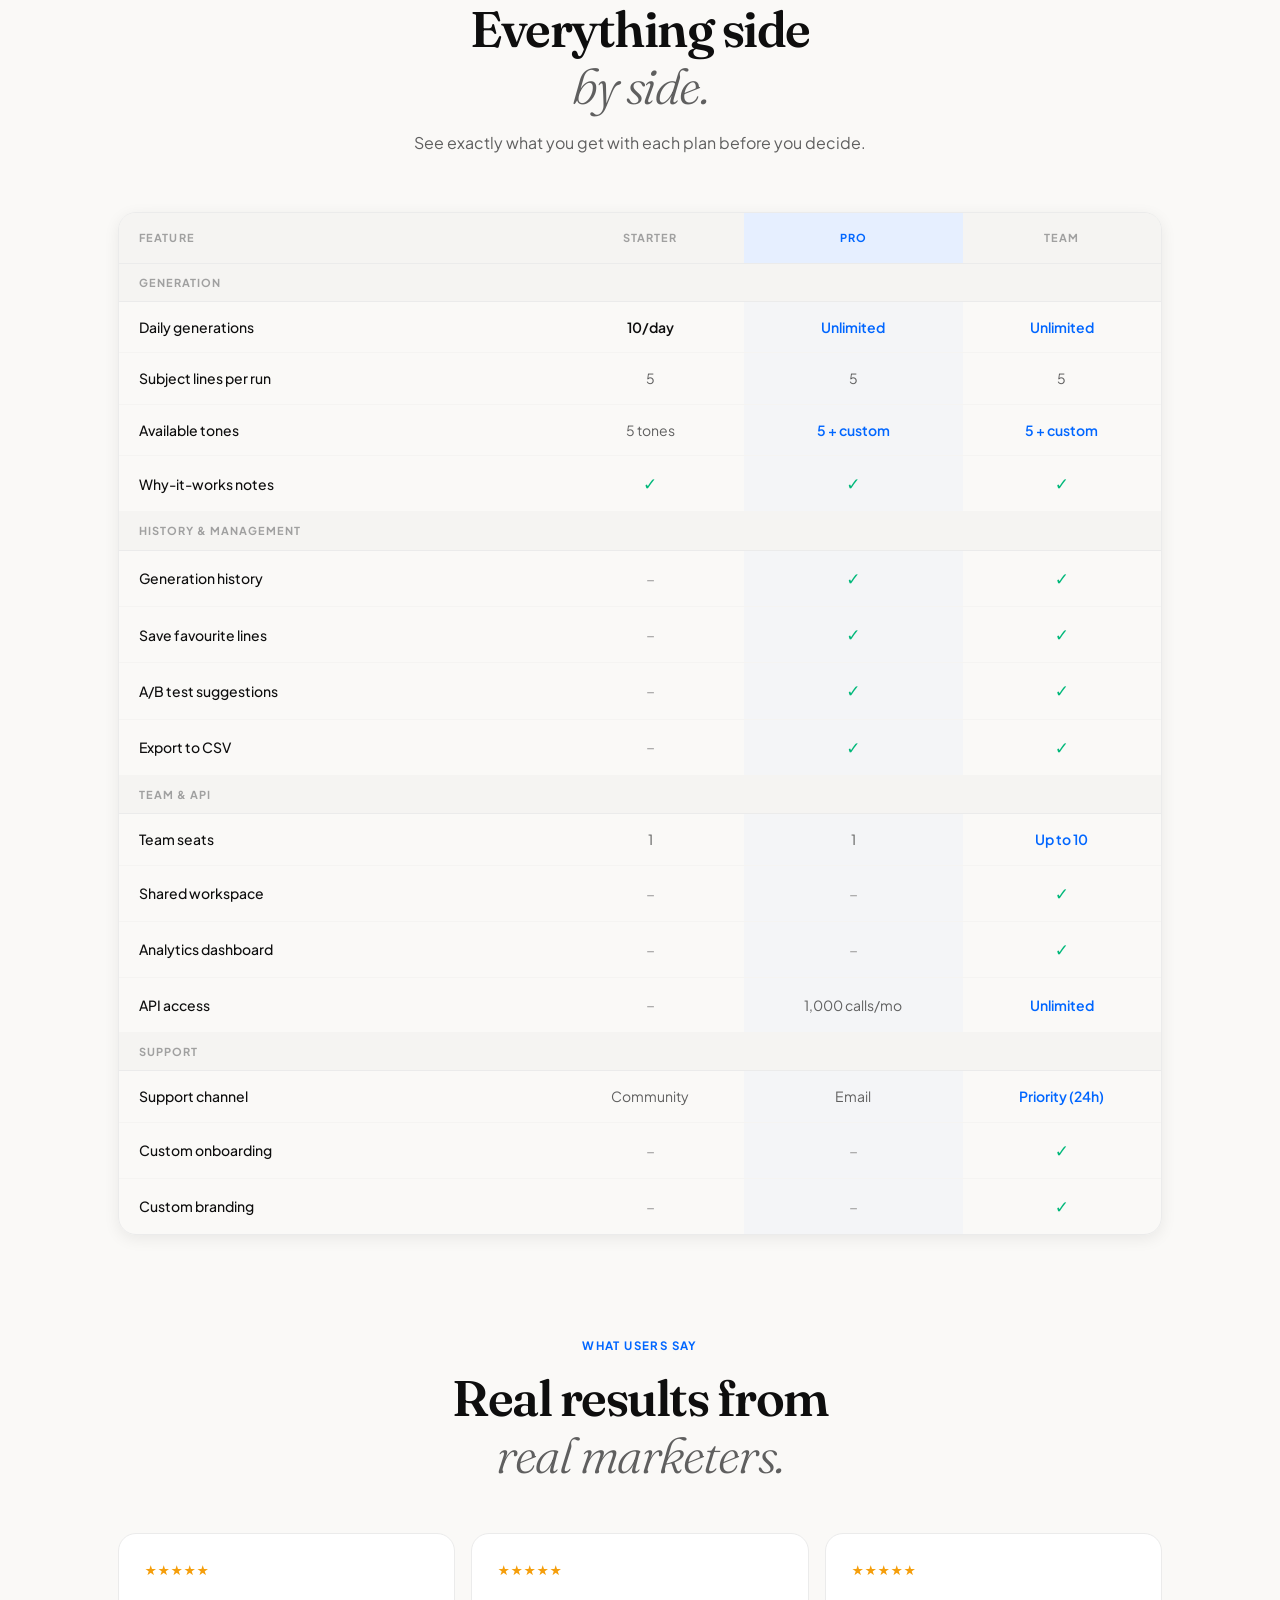
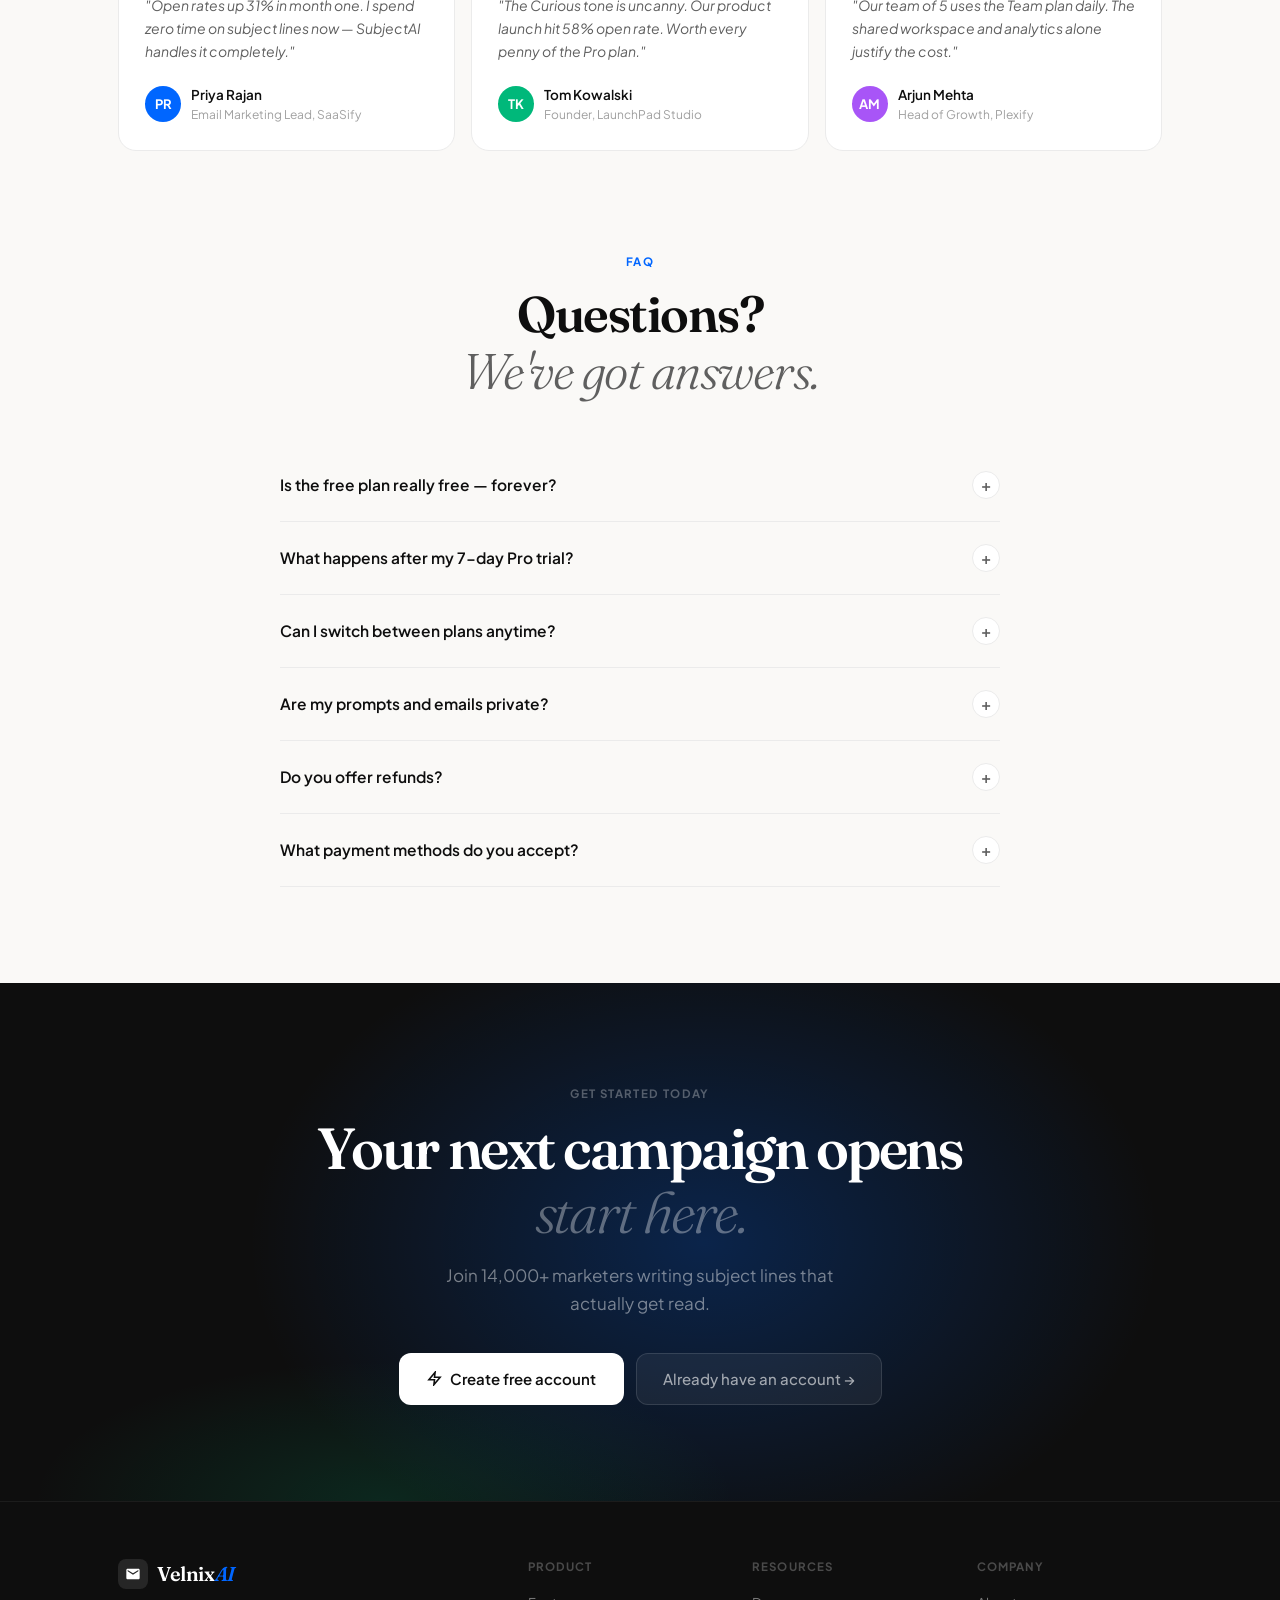
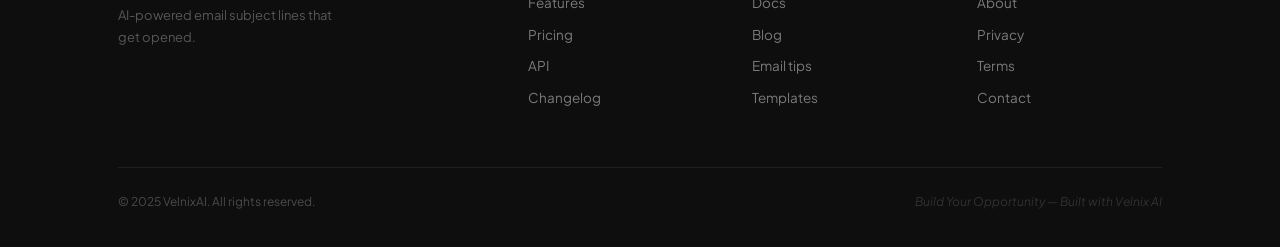
<file: pricing.html>
<!DOCTYPE html>
<html lang="en">
<head>
<meta charset="UTF-8"/>
<meta name="viewport" content="width=device-width, initial-scale=1.0"/>
<title>Pricing — Velnix AI</title>
<link rel="preconnect" href="https://fonts.googleapis.com"/>
<link rel="preconnect" href="https://fonts.gstatic.com" crossorigin/>
<link href="https://fonts.googleapis.com/css2?family=Fraunces:ital,opsz,wght@0,9..144,300;0,9..144,400;0,9..144,600;0,9..144,700;1,9..144,300;1,9..144,400;1,9..144,600&family=Plus+Jakarta+Sans:wght@300;400;500;600&display=swap" rel="stylesheet"/>
<link rel="stylesheet" href="style.css"/>
<style>
*,*::before,*::after{box-sizing:border-box;margin:0;padding:0}
:root{
  --cream:#faf9f7;
  --ink:#0e0e0e;
  --ink-80:#1c1c1c;
  --ink-50:#5f5f5f;
  --ink-30:#a0a0a0;
  --ink-10:#ebebeb;
  --ink-5:#f5f4f2;
  --accent:#0066ff;
  --accent-light:#e6efff;
  --accent-dark:#0047cc;
  --green:#00b87a;
  --green-light:#e6f9f3;
  --shadow-sm:0 1px 3px rgba(0,0,0,.06);
  --shadow:0 4px 16px rgba(0,0,0,.07);
  --shadow-lg:0 16px 48px rgba(0,0,0,.09);
  --shadow-xl:0 32px 80px rgba(0,0,0,.12),0 8px 32px rgba(0,0,0,.07);
  --font-display:'Fraunces',Georgia,serif;
  --font-body:'Plus Jakarta Sans',system-ui,sans-serif;
  --max:1100px;
}
html{scroll-behavior:smooth}
body{font-family:var(--font-body);font-size:16px;line-height:1.6;color:var(--ink);background:var(--cream);-webkit-font-smoothing:antialiased;overflow-x:hidden}
.container{max-width:var(--max);margin:0 auto;padding:0 28px}

/* NAVBAR */
nav{position:fixed;top:0;left:0;right:0;z-index:100;transition:all .3s}
nav.scrolled{background:rgba(250,249,247,.92);backdrop-filter:blur(16px);border-bottom:1px solid var(--ink-10);box-shadow:var(--shadow-sm)}
.nav-inner{display:flex;align-items:center;justify-content:space-between;height:64px}
.nav-logo{display:flex;align-items:center;gap:9px;text-decoration:none;color:var(--ink)}
.nav-logo-mark{width:30px;height:30px;background:var(--ink);border-radius:8px;display:flex;align-items:center;justify-content:center}
.nav-logo-mark svg{width:16px;height:16px;fill:white}
.nav-logo-text{font-family:var(--font-display);font-size:18px;font-weight:600;letter-spacing:-.02em}
.nav-logo-text em{color:var(--accent);font-style:italic}
.nav-links{display:flex;align-items:center;gap:4px}
.nav-links a{font-size:14px;font-weight:500;color:var(--ink-50);text-decoration:none;padding:6px 14px;border-radius:8px;transition:color .2s,background .2s}
.nav-links a:hover,.nav-links a.active{color:var(--ink);background:var(--ink-5)}
.nav-cta{display:flex;align-items:center;gap:10px}
.btn-ghost{font-family:var(--font-body);font-size:14px;font-weight:500;color:var(--ink-50);background:none;border:none;padding:8px 16px;cursor:pointer;border-radius:8px;transition:color .2s,background .2s;text-decoration:none}
.btn-ghost:hover{color:var(--ink);background:var(--ink-5)}
.btn-nav{font-family:var(--font-body);font-size:14px;font-weight:600;color:white;background:var(--accent);border:none;padding:9px 20px;border-radius:9px;cursor:pointer;transition:all .2s;text-decoration:none;display:inline-flex;align-items:center;gap:6px}
.btn-nav:hover{background:var(--accent-dark);transform:translateY(-1px);box-shadow:0 4px 16px rgba(0,102,255,.3)}
@media(max-width:720px){.nav-links{display:none}.nav-cta .btn-ghost{display:none}}

/* HERO */
.hero{padding:136px 0 64px;text-align:center;position:relative;overflow:hidden}
.hero::before{content:'';position:absolute;inset:0;background:radial-gradient(ellipse 900px 500px at 50% -5%,rgba(0,102,255,.07) 0%,transparent 68%);pointer-events:none}
.hero-tag{display:inline-flex;align-items:center;gap:8px;background:white;border:1px solid var(--ink-10);color:var(--ink-50);font-size:12.5px;font-weight:600;padding:6px 16px;border-radius:20px;margin-bottom:28px;box-shadow:var(--shadow-sm)}
.hero-tag .dot{width:6px;height:6px;background:var(--green);border-radius:50%;animation:pulse 2s infinite}
@keyframes pulse{0%,100%{opacity:1;transform:scale(1)}50%{opacity:.5;transform:scale(.75)}}
.hero h1{font-family:var(--font-display);font-size:clamp(44px,6.5vw,76px);font-weight:600;letter-spacing:-.04em;line-height:1.05;margin-bottom:20px;color:var(--ink)}
.hero h1 em{font-style:italic;font-weight:300;color:var(--accent)}
.hero-sub{font-size:18px;color:var(--ink-50);max-width:480px;margin:0 auto 40px;line-height:1.6}

/* BILLING TOGGLE */
.toggle-section{display:inline-flex;align-items:center;gap:0;background:white;border:1.5px solid var(--ink-10);border-radius:14px;padding:5px;box-shadow:var(--shadow-sm);margin-bottom:72px}
.toggle-opt{font-family:var(--font-body);font-size:13.5px;font-weight:500;color:var(--ink-50);background:none;border:none;padding:8px 20px;border-radius:10px;cursor:pointer;transition:all .2s}
.toggle-opt.active{background:var(--ink);color:white;font-weight:600;box-shadow:0 2px 8px rgba(0,0,0,.15)}
.save-tag{display:inline-block;background:var(--green-light);color:var(--green);font-size:10.5px;font-weight:700;padding:2px 8px;border-radius:10px;margin-left:6px}

/* PRICING CARDS */
.pricing-grid{display:grid;grid-template-columns:repeat(3,1fr);gap:16px;max-width:960px;margin:0 auto;padding:0 0 100px;align-items:start}
@media(max-width:820px){.pricing-grid{grid-template-columns:1fr;max-width:440px}}

.p-card{background:white;border:1.5px solid var(--ink-10);border-radius:22px;padding:34px 30px 30px;position:relative;transition:box-shadow .35s,transform .35s}
.p-card:hover{box-shadow:var(--shadow-lg);transform:translateY(-5px)}
.p-card.pro{background:var(--ink);border-color:var(--ink);box-shadow:var(--shadow-xl);transform:translateY(-8px)}
.p-card.pro:hover{transform:translateY(-14px);box-shadow:0 48px 96px rgba(0,0,0,.18)}

.popular-pill{position:absolute;top:-14px;left:50%;transform:translateX(-50%);background:var(--accent);color:white;font-size:11px;font-weight:700;letter-spacing:.07em;text-transform:uppercase;padding:5px 16px;border-radius:20px;white-space:nowrap;box-shadow:0 4px 12px rgba(0,102,255,.3)}

.plan-name{font-size:11.5px;font-weight:700;color:var(--ink-30);text-transform:uppercase;letter-spacing:.12em;margin-bottom:20px}
.p-card.pro .plan-name{color:rgba(255,255,255,.3)}

.price-main{display:flex;align-items:flex-start;gap:3px;line-height:1}
.price-sym{font-family:var(--font-display);font-size:22px;font-weight:400;color:var(--ink-30);padding-top:10px}
.p-card.pro .price-sym{color:rgba(255,255,255,.3)}
.price-num{font-family:var(--font-display);font-size:60px;font-weight:600;letter-spacing:-.05em;color:var(--ink);line-height:1}
.p-card.pro .price-num{color:white}
.price-period{font-size:13px;color:var(--ink-30);margin-bottom:6px}
.p-card.pro .price-period{color:rgba(255,255,255,.3)}
.price-annual{font-size:12px;color:var(--green);font-weight:600;min-height:18px;margin-bottom:24px}
.p-card.pro .price-annual{color:#4ade80}

.p-divider{height:1px;background:var(--ink-10);margin-bottom:22px}
.p-card.pro .p-divider{background:rgba(255,255,255,.1)}

.p-desc{font-size:13.5px;color:var(--ink-50);line-height:1.6;margin-bottom:22px}
.p-card.pro .p-desc{color:rgba(255,255,255,.45)}

.p-btn{display:block;width:100%;text-align:center;font-family:var(--font-body);font-size:14.5px;font-weight:600;padding:13px;border-radius:12px;cursor:pointer;transition:all .22s;border:none;text-decoration:none;margin-bottom:26px}
.p-btn.ghost{background:var(--ink-5);color:var(--ink);border:1.5px solid var(--ink-10)}
.p-btn.ghost:hover{background:white;border-color:var(--ink-30);box-shadow:var(--shadow-sm);transform:translateY(-1px)}
.p-btn.white{background:white;color:var(--ink)}
.p-btn.white:hover{background:var(--cream);box-shadow:0 4px 16px rgba(255,255,255,.1);transform:translateY(-1px)}
.p-btn.solid{background:var(--ink);color:white;border:1.5px solid var(--ink-10)}
.p-btn.solid:hover{background:var(--accent);border-color:var(--accent);box-shadow:0 4px 16px rgba(0,102,255,.25);transform:translateY(-1px)}

.feat-list{list-style:none;display:flex;flex-direction:column;gap:10px}
.feat-list li{display:flex;align-items:flex-start;gap:10px;font-size:13.5px;color:var(--ink-50);line-height:1.45}
.p-card.pro .feat-list li{color:rgba(255,255,255,.65)}
.feat-list li .ic{width:19px;height:19px;border-radius:50%;flex-shrink:0;display:flex;align-items:center;justify-content:center;font-size:10px;font-weight:800;margin-top:1px}
.ic-yes{background:var(--green-light);color:var(--green)}
.ic-no{background:var(--ink-5);color:var(--ink-30)}
.p-card.pro .ic-yes{background:rgba(0,184,122,.18);color:#4ade80}
.p-card.pro .ic-no{background:rgba(255,255,255,.07);color:rgba(255,255,255,.25)}

/* TRUST STRIP */
.trust{background:white;border-top:1px solid var(--ink-10);border-bottom:1px solid var(--ink-10);padding:32px 0}
.trust-inner{display:flex;align-items:center;justify-content:center;gap:48px;flex-wrap:wrap}
.trust-item{display:flex;align-items:center;gap:10px;font-size:13.5px;color:var(--ink-50)}
.trust-item svg{width:18px;height:18px;color:var(--green);flex-shrink:0}

/* COMPARE TABLE */
.compare{padding:96px 0}
.section-tag{display:inline-block;font-size:11.5px;font-weight:700;color:var(--accent);letter-spacing:.12em;text-transform:uppercase;margin-bottom:14px}
.section-title{font-family:var(--font-display);font-size:clamp(32px,4vw,50px);font-weight:600;letter-spacing:-.03em;line-height:1.15;color:var(--ink);margin-bottom:14px}
.section-title em{font-style:italic;font-weight:300;color:var(--ink-50)}
.section-sub{font-size:16px;color:var(--ink-50);max-width:480px;margin:0 auto;line-height:1.65}
.cmp-wrap{overflow-x:auto;margin-top:56px;border-radius:18px;border:1.5px solid var(--ink-10);overflow:hidden;box-shadow:var(--shadow)}
table.cmp{width:100%;border-collapse:collapse;font-size:14px}
.cmp thead tr{background:var(--ink-5)}
.cmp th{padding:16px 20px;font-size:11px;font-weight:700;color:var(--ink-30);text-transform:uppercase;letter-spacing:.1em;border-bottom:1.5px solid var(--ink-10)}
.cmp th:first-child{text-align:left;width:42%}
.cmp th.hl{background:var(--accent-light);color:var(--accent)}
.cmp td{padding:14px 20px;border-bottom:1px solid var(--ink-5);color:var(--ink-50);text-align:center;vertical-align:middle}
.cmp td:first-child{text-align:left;font-weight:500;color:var(--ink)}
.cmp td.hl{background:rgba(0,102,255,.025)}
.cmp tr:last-child td{border-bottom:none}
.cmp tr:hover td{background:var(--ink-5)}
.cmp tr:hover td.hl{background:rgba(0,102,255,.04)}
.cmp .cat td{background:var(--ink-5);font-size:11px;font-weight:700;color:var(--ink-30);text-transform:uppercase;letter-spacing:.09em;padding:10px 20px;text-align:left;border-bottom:1.5px solid var(--ink-10)}
.t-yes{color:var(--green);font-size:17px;font-weight:700}
.t-no{color:var(--ink-30);font-size:16px}
.t-val{font-weight:600;color:var(--ink)}
.t-hl{font-weight:600;color:var(--accent)}

/* TESTIMONIALS */
.testi-row{padding:0 0 96px}
.testi-mini-grid{display:grid;grid-template-columns:repeat(3,1fr);gap:16px;margin-top:48px}
@media(max-width:720px){.testi-mini-grid{grid-template-columns:1fr}}
.testi-mini{background:white;border:1.5px solid var(--ink-10);border-radius:18px;padding:26px;transition:box-shadow .3s,transform .3s}
.testi-mini:hover{box-shadow:var(--shadow-lg);transform:translateY(-4px)}
.mini-stars{color:#f59e0b;font-size:13px;letter-spacing:2px;margin-bottom:14px}
.mini-q{font-size:14px;color:var(--ink-50);line-height:1.65;margin-bottom:20px;font-style:italic}
.mini-author{display:flex;align-items:center;gap:10px}
.mini-av{width:36px;height:36px;border-radius:50%;display:flex;align-items:center;justify-content:center;font-size:13px;font-weight:700;color:white;flex-shrink:0}
.mini-name{font-size:13.5px;font-weight:600;color:var(--ink)}
.mini-role{font-size:12px;color:var(--ink-30)}

/* FAQ */
.faq-section{padding:0 0 96px;max-width:720px;margin:0 auto}
.faq-item{border-bottom:1px solid var(--ink-10)}
.faq-item:first-of-type{border-top:1px solid var(--ink-10)}
.faq-q{width:100%;background:none;border:none;padding:22px 0;display:flex;align-items:center;justify-content:space-between;gap:16px;cursor:pointer;text-align:left;font-family:var(--font-body);font-size:15.5px;font-weight:600;color:var(--ink);transition:color .2s}
.faq-q:hover{color:var(--accent)}
.faq-ico{width:28px;height:28px;border-radius:50%;border:1.5px solid var(--ink-10);background:white;display:flex;align-items:center;justify-content:center;flex-shrink:0;transition:all .3s;font-size:16px;color:var(--ink-50);line-height:1}
.faq-item.open .faq-ico{background:var(--accent);border-color:var(--accent);color:white;transform:rotate(45deg)}
.faq-body{max-height:0;overflow:hidden;transition:max-height .45s cubic-bezier(.4,0,.2,1)}
.faq-item.open .faq-body{max-height:200px}
.faq-body p{font-size:14.5px;color:var(--ink-50);line-height:1.7;padding-bottom:20px}

/* CTA BAND */
.cta-band{background:var(--ink);padding:96px 0;text-align:center;position:relative;overflow:hidden}
.cta-band::before{content:'';position:absolute;inset:0;background:radial-gradient(ellipse 700px 500px at 55% 50%,rgba(0,102,255,.25) 0%,transparent 65%)}
.cta-band::after{content:'';position:absolute;bottom:0;left:0;right:0;height:200px;background:radial-gradient(ellipse 500px 200px at 30% 100%,rgba(0,184,122,.15) 0%,transparent 70%)}
.cta-inner{position:relative;z-index:1}
.cta-band .section-tag{color:rgba(255,255,255,.3)}
.cta-band h2{font-family:var(--font-display);font-size:clamp(36px,5vw,58px);font-weight:600;letter-spacing:-.04em;line-height:1.1;color:white;margin-bottom:16px}
.cta-band h2 em{font-style:italic;font-weight:300;color:rgba(255,255,255,.35)}
.cta-band p{font-size:17px;color:rgba(255,255,255,.45);max-width:420px;margin:0 auto 36px;line-height:1.65}
.cta-actions{display:flex;align-items:center;justify-content:center;gap:12px;flex-wrap:wrap}
.btn-cta-white{font-family:var(--font-body);font-size:15px;font-weight:600;color:var(--ink);background:white;border:none;padding:14px 28px;border-radius:12px;cursor:pointer;transition:all .2s;display:inline-flex;align-items:center;gap:8px;text-decoration:none}
.btn-cta-white:hover{background:var(--cream);transform:translateY(-2px);box-shadow:0 8px 24px rgba(255,255,255,.15)}
.btn-cta-ghost{font-family:var(--font-body);font-size:15px;font-weight:500;color:rgba(255,255,255,.6);background:rgba(255,255,255,.06);border:1.5px solid rgba(255,255,255,.12);padding:13px 26px;border-radius:12px;cursor:pointer;transition:all .2s;display:inline-flex;align-items:center;gap:8px;text-decoration:none}
.btn-cta-ghost:hover{background:rgba(255,255,255,.1);color:white}

/* FOOTER */
footer{background:var(--ink);color:rgba(255,255,255,.5);padding:56px 0 36px;border-top:1px solid rgba(255,255,255,.06)}
.footer-inner{display:grid;grid-template-columns:2fr 1fr 1fr 1fr;gap:40px;margin-bottom:48px}
@media(max-width:820px){.footer-inner{grid-template-columns:1fr 1fr}}
@media(max-width:500px){.footer-inner{grid-template-columns:1fr}}
.footer-desc{font-size:13px;color:rgba(255,255,255,.3);margin-top:14px;line-height:1.7;max-width:220px}
.footer-col h4{font-size:11.5px;font-weight:700;color:rgba(255,255,255,.25);text-transform:uppercase;letter-spacing:.09em;margin-bottom:16px}
.footer-col a{display:block;font-size:13.5px;color:rgba(255,255,255,.45);text-decoration:none;margin-bottom:10px;transition:color .2s}
.footer-col a:hover{color:white}
.footer-bottom{display:flex;align-items:center;justify-content:space-between;border-top:1px solid rgba(255,255,255,.07);padding-top:24px;gap:12px;flex-wrap:wrap}
.footer-copy{font-size:12px;color:rgba(255,255,255,.25)}
.footer-note{font-size:12px;color:rgba(255,255,255,.15);font-style:italic}

/* ANIMATIONS */
.reveal{opacity:0;transform:translateY(28px);transition:opacity .75s ease,transform .75s ease}
.reveal.in{opacity:1;transform:translateY(0)}
.rd1{transition-delay:.08s}.rd2{transition-delay:.16s}.rd3{transition-delay:.24s}
</style>
</head>
<body>

<nav id="navbar">
  <div class="container nav-inner">
    <a class="nav-logo" href="index.html">
      <div class="nav-logo-mark"><svg viewBox="0 0 24 24"><path d="M20 4H4c-1.1 0-2 .9-2 2v12c0 1.1.9 2 2 2h16c1.1 0 2-.9 2-2V6c0-1.1-.9-2-2-2zm0 4-8 5-8-5V6l8 5 8-5v2z"/></svg></div>
      <span class="nav-logo-text">Velnix<em>AI</em></span>
    </a>
    <div class="nav-links">
      <a href="index.html#features">Features</a>
      <a href="index.html#how-it-works">How it works</a>
      <a href="pricing.html" class="active">Pricing</a>
    </div>
    <div class="nav-cta">
      <a href="login.html" class="btn-ghost">Sign in</a>
      <a href="signup.html" class="btn-nav">Get started free →</a>
    </div>
  </div>
</nav>

<section class="hero">
  <div class="container">
    <div class="reveal">
      <div class="hero-tag"><span class="dot"></span>&nbsp; Start free · No credit card needed</div>
      <h1>One plan for every<br/><em>email marketer.</em></h1>
      <p class="hero-sub">Start free and upgrade when you need more. No hidden fees, no surprises — ever.</p>
      <div class="toggle-section">
        <button class="toggle-opt active" id="btnMonthly" onclick="setBilling('monthly')">Monthly</button>
        <button class="toggle-opt" id="btnAnnual" onclick="setBilling('annual')">Annual <span class="save-tag">Save 30%</span></button>
      </div>
    </div>

    <div class="pricing-grid">
      <!-- STARTER -->
      <div class="p-card reveal rd1">
        <div class="plan-name">Starter</div>
        <div class="price-main"><span class="price-sym">$</span><span class="price-num" id="p0">0</span></div>
        <div class="price-period" id="pp0">Free forever</div>
        <div class="price-annual" id="pa0">&nbsp;</div>
        <div class="p-divider"></div>
        <p class="p-desc">Perfect for individuals exploring AI-powered copywriting for the first time.</p>
        <a href="signup.html" class="p-btn ghost">Get started free</a>
        <ul class="feat-list">
          <li><div class="ic ic-yes">✓</div><span>10 generations per day</span></li>
          <li><div class="ic ic-yes">✓</div><span>All 5 tones included</span></li>
          <li><div class="ic ic-yes">✓</div><span>Copy to clipboard</span></li>
          <li><div class="ic ic-yes">✓</div><span>No sign-up required</span></li>
          <li><div class="ic ic-no">–</div><span>Generation history</span></li>
          <li><div class="ic ic-no">–</div><span>API access</span></li>
          <li><div class="ic ic-no">–</div><span>Team workspace</span></li>
        </ul>
      </div>

      <!-- PRO -->
      <div class="p-card pro reveal rd2">
        <div class="popular-pill">✦ Most Popular</div>
        <div class="plan-name">Pro</div>
        <div class="price-main"><span class="price-sym">$</span><span class="price-num" id="p1">12</span></div>
        <div class="price-period" id="pp1">per month</div>
        <div class="price-annual" id="pa1">&nbsp;</div>
        <div class="p-divider"></div>
        <p class="p-desc">For marketers and founders who send campaigns regularly and need serious results.</p>
        <a href="signup.html" class="p-btn white">Start 7-day free trial →</a>
        <ul class="feat-list">
          <li><div class="ic ic-yes">✓</div><span>Unlimited generations</span></li>
          <li><div class="ic ic-yes">✓</div><span>5 tones + custom tone builder</span></li>
          <li><div class="ic ic-yes">✓</div><span>Full generation history</span></li>
          <li><div class="ic ic-yes">✓</div><span>A/B test suggestions</span></li>
          <li><div class="ic ic-yes">✓</div><span>API access (1,000 calls/mo)</span></li>
          <li><div class="ic ic-yes">✓</div><span>Export to CSV</span></li>
          <li><div class="ic ic-no">–</div><span>Team workspace</span></li>
        </ul>
      </div>

      <!-- TEAM -->
      <div class="p-card reveal rd3">
        <div class="plan-name">Team</div>
        <div class="price-main"><span class="price-sym">$</span><span class="price-num" id="p2">39</span></div>
        <div class="price-period" id="pp2">per month</div>
        <div class="price-annual" id="pa2">&nbsp;</div>
        <div class="p-divider"></div>
        <p class="p-desc">For marketing teams that collaborate, measure performance, and scale their campaigns.</p>
        <a href="signup.html" class="p-btn solid">Contact sales →</a>
        <ul class="feat-list">
          <li><div class="ic ic-yes">✓</div><span>Everything in Pro</span></li>
          <li><div class="ic ic-yes">✓</div><span>Up to 10 team seats</span></li>
          <li><div class="ic ic-yes">✓</div><span>Shared team workspace</span></li>
          <li><div class="ic ic-yes">✓</div><span>Analytics dashboard</span></li>
          <li><div class="ic ic-yes">✓</div><span>Unlimited API access</span></li>
          <li><div class="ic ic-yes">✓</div><span>Priority support (24h)</span></li>
          <li><div class="ic ic-yes">✓</div><span>Custom domain branding</span></li>
        </ul>
      </div>
    </div>
  </div>
</section>

<!-- TRUST -->
<div class="trust">
  <div class="container">
    <div class="trust-inner">
      <div class="trust-item"><svg fill="none" stroke="currentColor" stroke-width="2" viewBox="0 0 24 24"><path d="M12 22s8-4 8-10V5l-8-3-8 3v7c0 6 8 10 8 10z"/></svg>SSL encrypted &amp; secure</div>
      <div class="trust-item"><svg fill="none" stroke="currentColor" stroke-width="2" viewBox="0 0 24 24"><path d="M22 11.08V12a10 10 0 1 1-5.93-9.14"/><polyline points="22 4 12 14.01 9 11.01"/></svg>Cancel anytime, instantly</div>
      <div class="trust-item"><svg fill="none" stroke="currentColor" stroke-width="2" viewBox="0 0 24 24"><rect x="1" y="4" width="22" height="16" rx="2"/><line x1="1" y1="10" x2="23" y2="10"/></svg>All major cards accepted</div>
      <div class="trust-item"><svg fill="none" stroke="currentColor" stroke-width="2" viewBox="0 0 24 24"><circle cx="12" cy="12" r="10"/><polyline points="12 6 12 12 16 14"/></svg>7-day free trial on Pro</div>
    </div>
  </div>
</div>

<!-- COMPARE TABLE -->
<section class="compare">
  <div class="container">
    <div class="text-center reveal">
      <span class="section-tag">Full comparison</span>
      <h2 class="section-title">Everything side<br/><em>by side.</em></h2>
      <p class="section-sub">See exactly what you get with each plan before you decide.</p>
    </div>
    <div class="cmp-wrap reveal">
      <table class="cmp">
        <thead>
          <tr>
            <th style="text-align:left">Feature</th>
            <th>Starter</th><th class="hl">Pro</th><th>Team</th>
          </tr>
        </thead>
        <tbody>
          <tr class="cat"><td colspan="4">Generation</td></tr>
          <tr><td>Daily generations</td><td><span class="t-val">10/day</span></td><td class="hl"><span class="t-hl">Unlimited</span></td><td><span class="t-hl">Unlimited</span></td></tr>
          <tr><td>Subject lines per run</td><td>5</td><td class="hl">5</td><td>5</td></tr>
          <tr><td>Available tones</td><td>5 tones</td><td class="hl"><span class="t-hl">5 + custom</span></td><td><span class="t-hl">5 + custom</span></td></tr>
          <tr><td>Why-it-works notes</td><td><span class="t-yes">✓</span></td><td class="hl"><span class="t-yes">✓</span></td><td><span class="t-yes">✓</span></td></tr>
          <tr class="cat"><td colspan="4">History &amp; Management</td></tr>
          <tr><td>Generation history</td><td><span class="t-no">–</span></td><td class="hl"><span class="t-yes">✓</span></td><td><span class="t-yes">✓</span></td></tr>
          <tr><td>Save favourite lines</td><td><span class="t-no">–</span></td><td class="hl"><span class="t-yes">✓</span></td><td><span class="t-yes">✓</span></td></tr>
          <tr><td>A/B test suggestions</td><td><span class="t-no">–</span></td><td class="hl"><span class="t-yes">✓</span></td><td><span class="t-yes">✓</span></td></tr>
          <tr><td>Export to CSV</td><td><span class="t-no">–</span></td><td class="hl"><span class="t-yes">✓</span></td><td><span class="t-yes">✓</span></td></tr>
          <tr class="cat"><td colspan="4">Team &amp; API</td></tr>
          <tr><td>Team seats</td><td>1</td><td class="hl">1</td><td><span class="t-hl">Up to 10</span></td></tr>
          <tr><td>Shared workspace</td><td><span class="t-no">–</span></td><td class="hl"><span class="t-no">–</span></td><td><span class="t-yes">✓</span></td></tr>
          <tr><td>Analytics dashboard</td><td><span class="t-no">–</span></td><td class="hl"><span class="t-no">–</span></td><td><span class="t-yes">✓</span></td></tr>
          <tr><td>API access</td><td><span class="t-no">–</span></td><td class="hl">1,000 calls/mo</td><td><span class="t-hl">Unlimited</span></td></tr>
          <tr class="cat"><td colspan="4">Support</td></tr>
          <tr><td>Support channel</td><td>Community</td><td class="hl">Email</td><td><span class="t-hl">Priority (24h)</span></td></tr>
          <tr><td>Custom onboarding</td><td><span class="t-no">–</span></td><td class="hl"><span class="t-no">–</span></td><td><span class="t-yes">✓</span></td></tr>
          <tr><td>Custom branding</td><td><span class="t-no">–</span></td><td class="hl"><span class="t-no">–</span></td><td><span class="t-yes">✓</span></td></tr>
        </tbody>
      </table>
    </div>
  </div>
</section>

<!-- TESTIMONIALS -->
<section class="testi-row">
  <div class="container">
    <div class="text-center reveal">
      <span class="section-tag">What users say</span>
      <h2 class="section-title">Real results from<br/><em>real marketers.</em></h2>
    </div>
    <div class="testi-mini-grid">
      <div class="testi-mini reveal rd1">
        <div class="mini-stars">★★★★★</div>
        <p class="mini-q">"Open rates up 31% in month one. I spend zero time on subject lines now — SubjectAI handles it completely."</p>
        <div class="mini-author">
          <div class="mini-av" style="background:var(--accent)">PR</div>
          <div><div class="mini-name">Priya Rajan</div><div class="mini-role">Email Marketing Lead, SaaSify</div></div>
        </div>
      </div>
      <div class="testi-mini reveal rd2">
        <div class="mini-stars">★★★★★</div>
        <p class="mini-q">"The Curious tone is uncanny. Our product launch hit 58% open rate. Worth every penny of the Pro plan."</p>
        <div class="mini-author">
          <div class="mini-av" style="background:var(--green)">TK</div>
          <div><div class="mini-name">Tom Kowalski</div><div class="mini-role">Founder, LaunchPad Studio</div></div>
        </div>
      </div>
      <div class="testi-mini reveal rd3">
        <div class="mini-stars">★★★★★</div>
        <p class="mini-q">"Our team of 5 uses the Team plan daily. The shared workspace and analytics alone justify the cost."</p>
        <div class="mini-author">
          <div class="mini-av" style="background:#a855f7">AM</div>
          <div><div class="mini-name">Arjun Mehta</div><div class="mini-role">Head of Growth, Plexify</div></div>
        </div>
      </div>
    </div>
  </div>
</section>

<!-- FAQ -->
<section class="container">
  <div class="faq-section reveal">
    <div class="text-center" style="margin-bottom:48px">
      <span class="section-tag">FAQ</span>
      <h2 class="section-title">Questions?<br/><em>We've got answers.</em></h2>
    </div>
    <div class="faq-item">
      <button class="faq-q" onclick="toggleFaq(this)">Is the free plan really free — forever? <span class="faq-ico">+</span></button>
      <div class="faq-body"><p>Yes, 100% free with no time limit. You get 10 generations per day, all 5 tones, and copy-to-clipboard — no credit card, no trial period. Just start using it.</p></div>
    </div>
    <div class="faq-item">
      <button class="faq-q" onclick="toggleFaq(this)">What happens after my 7-day Pro trial? <span class="faq-ico">+</span></button>
      <div class="faq-body"><p>After 7 days you'll be asked if you want to continue. If you don't add a card, you automatically drop back to the free Starter plan — no charges, no surprises.</p></div>
    </div>
    <div class="faq-item">
      <button class="faq-q" onclick="toggleFaq(this)">Can I switch between plans anytime? <span class="faq-ico">+</span></button>
      <div class="faq-body"><p>Absolutely. Upgrade or downgrade at any time from your account settings. Upgrades take effect immediately, downgrades apply at the next billing cycle.</p></div>
    </div>
    <div class="faq-item">
      <button class="faq-q" onclick="toggleFaq(this)">Are my prompts and emails private? <span class="faq-ico">+</span></button>
      <div class="faq-body"><p>Yes. Your prompts are never stored for AI training and never shared with third parties. What you type stays between you and the generator — full stop.</p></div>
    </div>
    <div class="faq-item">
      <button class="faq-q" onclick="toggleFaq(this)">Do you offer refunds? <span class="faq-ico">+</span></button>
      <div class="faq-body"><p>If you're not happy within the first 14 days of a paid plan, reach out and we'll give you a full refund — no questions asked.</p></div>
    </div>
    <div class="faq-item">
      <button class="faq-q" onclick="toggleFaq(this)">What payment methods do you accept? <span class="faq-ico">+</span></button>
      <div class="faq-body"><p>We accept all major credit and debit cards (Visa, Mastercard, Amex, RuPay) via Stripe. Annual plans can also be paid by bank transfer — contact us for an invoice.</p></div>
    </div>
  </div>
</section>

<!-- CTA -->
<section class="cta-band">
  <div class="container cta-inner reveal">
    <span class="section-tag">Get started today</span>
    <h2>Your next campaign opens<br/><em>start here.</em></h2>
    <p>Join 14,000+ marketers writing subject lines that actually get read.</p>
    <div class="cta-actions">
      <a href="signup.html" class="btn-cta-white">
        <svg width="15" height="15" fill="none" stroke="currentColor" stroke-width="2.5" viewBox="0 0 24 24"><polygon points="13 2 3 14 12 14 11 22 21 10 12 10 13 2"/></svg>
        Create free account
      </a>
      <a href="login.html" class="btn-cta-ghost">Already have an account →</a>
    </div>
  </div>
</section>

<!-- FOOTER -->
<footer>
  <div class="container">
    <div class="footer-inner">
      <div class="footer-brand">
        <a class="nav-logo" href="index.html" style="text-decoration:none">
          <div class="nav-logo-mark" style="background:rgba(255,255,255,.1)"><svg viewBox="0 0 24 24" width="16" height="16" fill="rgba(255,255,255,.6)"><path d="M20 4H4c-1.1 0-2 .9-2 2v12c0 1.1.9 2 2 2h16c1.1 0 2-.9 2-2V6c0-1.1-.9-2-2-2zm0 4-8 5-8-5V6l8 5 8-5v2z"/></svg></div>
          <span class="nav-logo-text" style="color:white">Velnix<em>AI</em></span>
        </a>
        <p class="footer-desc">AI-powered email subject lines that get opened.</p>
      </div>
      <div class="footer-col"><h4>Product</h4><a href="index.html#features">Features</a><a href="pricing.html">Pricing</a><a href="#">API</a><a href="#">Changelog</a></div>
      <div class="footer-col"><h4>Resources</h4><a href="#">Docs</a><a href="#">Blog</a><a href="#">Email tips</a><a href="#">Templates</a></div>
      <div class="footer-col"><h4>Company</h4><a href="#">About</a><a href="#">Privacy</a><a href="#">Terms</a><a href="#">Contact</a></div>
    </div>
    <div class="footer-bottom">
      <span class="footer-copy">© 2025 VelnixAI. All rights reserved.</span>
      <span class="footer-note">Build Your Opportunity — Built with Velnix AI</span>
    </div>
  </div>
</footer>

<script>
const navbar = document.getElementById('navbar');
window.addEventListener('scroll', () => navbar.classList.toggle('scrolled', window.scrollY > 20));
const observer = new IntersectionObserver(entries => {
  entries.forEach(e => { if (e.isIntersecting) e.target.classList.add('in'); });
}, { threshold: 0.08 });
document.querySelectorAll('.reveal').forEach(el => observer.observe(el));

const prices = {
  monthly: { p0:'0', p1:'12',  p2:'39',  pp0:'Free forever', pp1:'per month', pp2:'per month', pa0:'', pa1:'', pa2:'' },
  annual:  { p0:'0', p1:'8',   p2:'27',  pp0:'Free forever', pp1:'per month', pp2:'per month', pa0:'', pa1:'Billed $96/yr — save $48', pa2:'Billed $324/yr — save $144' }
};
function setBilling(type) {
  document.getElementById('btnMonthly').classList.toggle('active', type === 'monthly');
  document.getElementById('btnAnnual').classList.toggle('active', type === 'annual');
  const d = prices[type];
  ['0','1','2'].forEach(i => {
    document.getElementById('p'+i).textContent  = d['p'+i];
    document.getElementById('pp'+i).textContent = d['pp'+i];
    document.getElementById('pa'+i).textContent = d['pa'+i] || '\u00a0';
  });
}
function toggleFaq(btn) {
  const item = btn.closest('.faq-item');
  const wasOpen = item.classList.contains('open');
  document.querySelectorAll('.faq-item').forEach(i => i.classList.remove('open'));
  if (!wasOpen) item.classList.add('open');
}
</script>
</body>
</html>
</file>
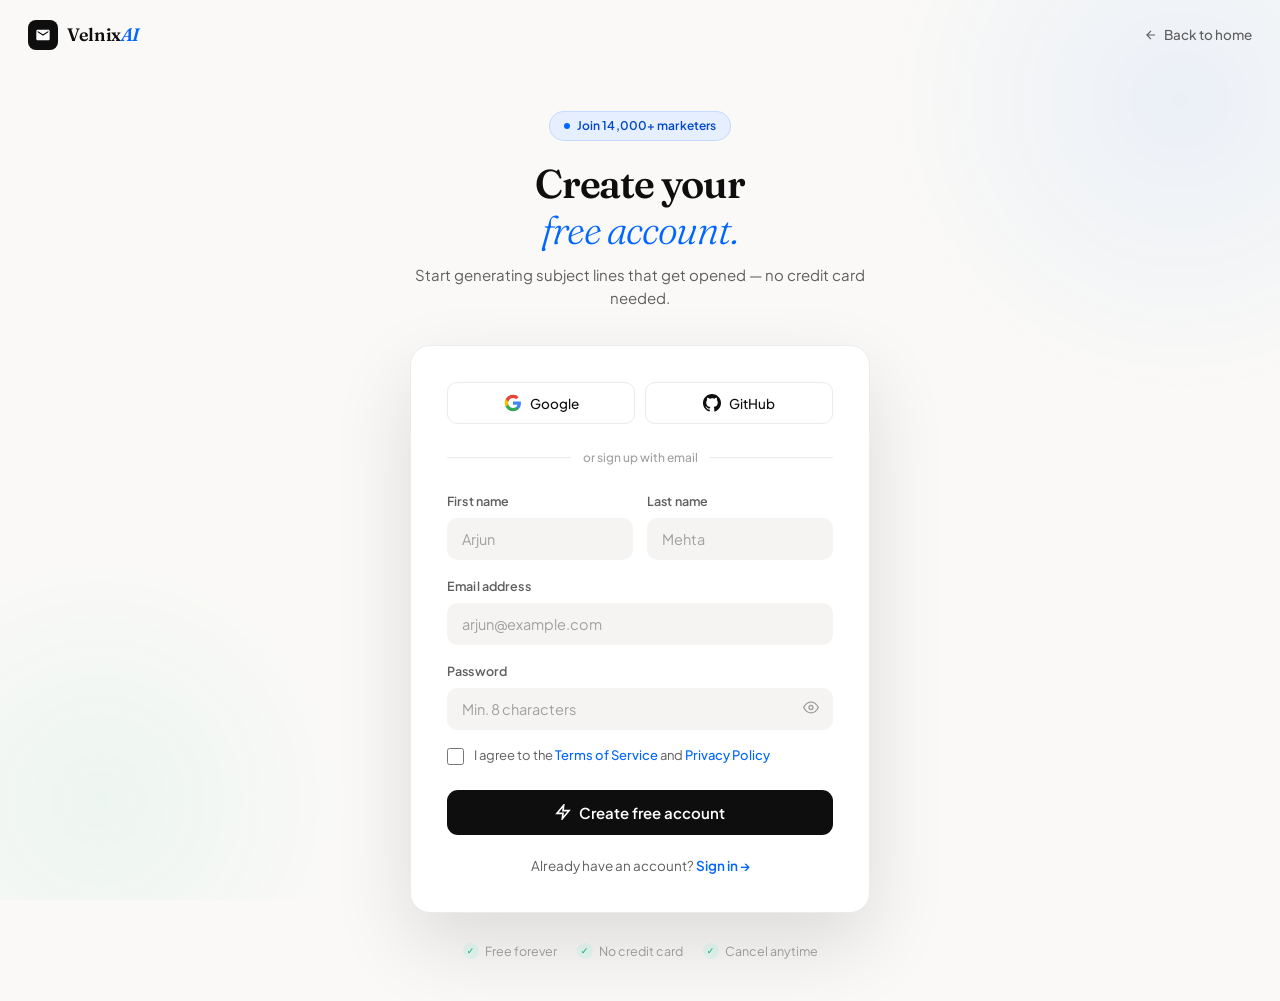
<file: signup.html>
<!DOCTYPE html>
<html lang="en">
<head>
<meta charset="UTF-8"/>
<meta name="viewport" content="width=device-width, initial-scale=1.0"/>
<title>Sign Up — Velnix AI</title>
<link rel="preconnect" href="https://fonts.googleapis.com"/>
<link rel="preconnect" href="https://fonts.gstatic.com" crossorigin/>
<link href="https://fonts.googleapis.com/css2?family=Fraunces:ital,opsz,wght@0,9..144,300;0,9..144,400;0,9..144,600;0,9..144,700;1,9..144,300;1,9..144,400;1,9..144,600&family=Plus+Jakarta+Sans:wght@300;400;500;600&display=swap" rel="stylesheet"/>
<style>
*,*::before,*::after{box-sizing:border-box;margin:0;padding:0}
:root{
  --white:#ffffff;
  --cream:#faf9f7;
  --ink:#0e0e0e;
  --ink-80:#1c1c1c;
  --ink-50:#5f5f5f;
  --ink-30:#a0a0a0;
  --ink-10:#ebebeb;
  --ink-5:#f5f4f2;
  --accent:#0066ff;
  --accent-light:#e6efff;
  --accent-dark:#0047cc;
  --green:#00b87a;
  --green-light:#e6f9f3;
  --red:#ef4444;
  --red-light:#fef2f2;
  --shadow-sm:0 1px 3px rgba(0,0,0,.07);
  --shadow:0 4px 16px rgba(0,0,0,.08);
  --shadow-lg:0 16px 48px rgba(0,0,0,.1);
  --shadow-xl:0 32px 80px rgba(0,0,0,.12);
  --font-display:'Fraunces',Georgia,serif;
  --font-body:'Plus Jakarta Sans',system-ui,sans-serif;
}
html{scroll-behavior:smooth}
body{font-family:var(--font-body);font-size:16px;line-height:1.6;color:var(--ink);background:var(--cream);-webkit-font-smoothing:antialiased;min-height:100vh;display:flex;flex-direction:column}

/* BG decoration */
.bg-deco{position:fixed;inset:0;pointer-events:none;z-index:0;overflow:hidden}
.bg-deco::before{content:'';position:absolute;top:-200px;right:-200px;width:600px;height:600px;background:radial-gradient(circle,rgba(0,102,255,.06) 0%,transparent 70%);border-radius:50%}
.bg-deco::after{content:'';position:absolute;bottom:-150px;left:-150px;width:500px;height:500px;background:radial-gradient(circle,rgba(0,184,122,.05) 0%,transparent 70%);border-radius:50%}

/* Navbar */
nav{position:relative;z-index:10;padding:20px 28px;display:flex;align-items:center;justify-content:space-between}
.nav-logo{display:flex;align-items:center;gap:9px;text-decoration:none;color:var(--ink)}
.nav-logo-mark{width:30px;height:30px;background:var(--ink);border-radius:8px;display:flex;align-items:center;justify-content:center}
.nav-logo-mark svg{width:16px;height:16px;fill:white}
.nav-logo-text{font-family:var(--font-display);font-size:18px;font-weight:600;letter-spacing:-.02em}
.nav-logo-text em{color:var(--accent);font-style:italic}
.nav-back{font-size:13.5px;font-weight:500;color:var(--ink-50);text-decoration:none;display:flex;align-items:center;gap:6px;transition:color .2s}
.nav-back:hover{color:var(--ink)}
.nav-back svg{width:14px;height:14px}

/* Main layout */
main{flex:1;display:flex;align-items:center;justify-content:center;padding:40px 20px;position:relative;z-index:1}

/* Auth card */
.auth-wrap{width:100%;max-width:460px}
.auth-header{text-align:center;margin-bottom:36px}
.auth-tag{display:inline-flex;align-items:center;gap:7px;background:var(--accent-light);color:var(--accent-dark);font-size:12px;font-weight:600;padding:4px 14px;border-radius:20px;margin-bottom:20px;letter-spacing:.01em;border:1px solid rgba(0,102,255,.15)}
.auth-tag .dot{width:6px;height:6px;background:var(--accent);border-radius:50%;animation:pulse 2s infinite}
@keyframes pulse{0%,100%{opacity:1;transform:scale(1)}50%{opacity:.6;transform:scale(.8)}}
.auth-title{font-family:var(--font-display);font-size:clamp(30px,5vw,40px);font-weight:600;letter-spacing:-.03em;line-height:1.15;color:var(--ink);margin-bottom:10px}
.auth-title em{font-style:italic;font-weight:300;color:var(--accent)}
.auth-sub{font-size:15px;color:var(--ink-50);line-height:1.55}

/* Card */
.auth-card{background:white;border:1px solid var(--ink-10);border-radius:20px;padding:36px 36px;box-shadow:var(--shadow-xl)}
@media(max-width:480px){.auth-card{padding:28px 22px;border-radius:16px}}

/* Social buttons */
.social-btns{display:flex;gap:10px;margin-bottom:24px}
.social-btn{flex:1;display:flex;align-items:center;justify-content:center;gap:8px;padding:11px 16px;border:1.5px solid var(--ink-10);border-radius:10px;background:white;cursor:pointer;font-family:var(--font-body);font-size:13.5px;font-weight:500;color:var(--ink);transition:all .2s;text-decoration:none}
.social-btn:hover{border-color:var(--ink-30);box-shadow:var(--shadow-sm);transform:translateY(-1px)}
.social-btn svg{width:18px;height:18px;flex-shrink:0}

/* Divider */
.divider{display:flex;align-items:center;gap:12px;margin-bottom:24px}
.divider::before,.divider::after{content:'';flex:1;height:1px;background:var(--ink-10)}
.divider span{font-size:12px;font-weight:500;color:var(--ink-30);white-space:nowrap}

/* Form */
.form-row{display:grid;grid-template-columns:1fr 1fr;gap:14px}
@media(max-width:420px){.form-row{grid-template-columns:1fr}}
.form-group{margin-bottom:16px}
.form-label{display:block;font-size:12.5px;font-weight:600;color:var(--ink-50);margin-bottom:7px;letter-spacing:.01em}
.form-input-wrap{position:relative}
.form-input{width:100%;background:var(--ink-5);border:1.5px solid transparent;border-radius:10px;padding:11px 14px;font-family:var(--font-body);font-size:14.5px;color:var(--ink);outline:none;transition:all .2s}
.form-input::placeholder{color:var(--ink-30)}
.form-input:focus{background:white;border-color:var(--accent);box-shadow:0 0 0 3px rgba(0,102,255,.08)}
.form-input.error{border-color:var(--red);background:var(--red-light)}
.form-input.success{border-color:var(--green)}
.input-icon{position:absolute;right:12px;top:50%;transform:translateY(-50%);width:16px;height:16px;color:var(--ink-30);pointer-events:none}
.form-hint{font-size:12px;color:var(--ink-30);margin-top:5px}
.form-error{font-size:12px;color:var(--red);margin-top:5px;display:none}
.form-error.show{display:block}

/* Password toggle */
.pass-toggle{position:absolute;right:12px;top:50%;transform:translateY(-50%);background:none;border:none;cursor:pointer;color:var(--ink-30);padding:2px;transition:color .2s}
.pass-toggle:hover{color:var(--ink-50)}

/* Password strength */
.pass-strength{margin-top:8px;display:none}
.pass-strength.show{display:block}
.strength-bars{display:flex;gap:4px;margin-bottom:5px}
.strength-bar{height:3px;flex:1;border-radius:2px;background:var(--ink-10);transition:background .3s}
.strength-bar.weak{background:var(--red)}
.strength-bar.fair{background:var(--amber,#f59e0b)}
.strength-bar.good{background:var(--accent)}
.strength-bar.strong{background:var(--green)}
.strength-label{font-size:11.5px;color:var(--ink-30)}

/* Checkbox */
.checkbox-wrap{display:flex;align-items:flex-start;gap:10px;margin-bottom:24px}
.checkbox-wrap input[type="checkbox"]{width:17px;height:17px;accent-color:var(--accent);cursor:pointer;flex-shrink:0;margin-top:2px}
.checkbox-label{font-size:13px;color:var(--ink-50);line-height:1.5}
.checkbox-label a{color:var(--accent);text-decoration:none;font-weight:500}
.checkbox-label a:hover{text-decoration:underline}

/* Submit button */
.submit-btn{width:100%;font-family:var(--font-body);font-size:15px;font-weight:600;color:white;background:var(--ink);border:none;padding:13px;border-radius:11px;cursor:pointer;transition:all .2s;display:flex;align-items:center;justify-content:center;gap:8px;margin-bottom:20px}
.submit-btn:hover{background:var(--accent);transform:translateY(-1px);box-shadow:0 6px 20px rgba(0,102,255,.3)}
.submit-btn:active{transform:translateY(0)}
.submit-btn svg{width:16px;height:16px}

/* Footer text */
.auth-footer{text-align:center;font-size:13.5px;color:var(--ink-50)}
.auth-footer a{color:var(--accent);font-weight:600;text-decoration:none}
.auth-footer a:hover{text-decoration:underline}

/* Benefits row */
.benefits{display:flex;align-items:center;justify-content:center;gap:20px;margin-top:28px;flex-wrap:wrap}
.benefit{display:flex;align-items:center;gap:6px;font-size:12.5px;color:var(--ink-30)}
.benefit-icon{width:16px;height:16px;background:var(--green-light);border-radius:50%;display:flex;align-items:center;justify-content:center;font-size:9px;color:var(--green);flex-shrink:0}

/* Animations */
.auth-card{animation:cardIn .5s cubic-bezier(.16,1,.3,1) both}
.auth-header{animation:fadeUp .5s ease both}
@keyframes cardIn{from{opacity:0;transform:translateY(20px) scale(.98)}to{opacity:1;transform:translateY(0) scale(1)}}
@keyframes fadeUp{from{opacity:0;transform:translateY(12px)}to{opacity:1;transform:translateY(0)}}
</style>
</head>
<body>

<div class="bg-deco"></div>

<nav>
  <a class="nav-logo" href="index.html">
    <div class="nav-logo-mark">
      <svg viewBox="0 0 24 24"><path d="M20 4H4c-1.1 0-2 .9-2 2v12c0 1.1.9 2 2 2h16c1.1 0 2-.9 2-2V6c0-1.1-.9-2-2-2zm0 4-8 5-8-5V6l8 5 8-5v2z"/></svg>
    </div>
    <span class="nav-logo-text">Velnix<em>AI</em></span>
  </a>
  <a class="nav-back" href="index.html">
    <svg fill="none" stroke="currentColor" stroke-width="2" viewBox="0 0 24 24"><path d="M19 12H5M12 5l-7 7 7 7"/></svg>
    Back to home
  </a>
</nav>

<main>
  <div class="auth-wrap">
    <div class="auth-header">
      <div class="auth-tag"><span class="dot"></span> Join 14,000+ marketers</div>
      <h1 class="auth-title">Create your<br/><em>free account.</em></h1>
      <p class="auth-sub">Start generating subject lines that get opened — no credit card needed.</p>
    </div>

    <div class="auth-card">
      <!-- Social login -->
      <div class="social-btns">
        <button class="social-btn">
          <svg viewBox="0 0 24 24" xmlns="http://www.w3.org/2000/svg"><path d="M22.56 12.25c0-.78-.07-1.53-.2-2.25H12v4.26h5.92c-.26 1.37-1.04 2.53-2.21 3.31v2.77h3.57c2.08-1.92 3.28-4.74 3.28-8.09z" fill="#4285F4"/><path d="M12 23c2.97 0 5.46-.98 7.28-2.66l-3.57-2.77c-.98.66-2.23 1.06-3.71 1.06-2.86 0-5.29-1.93-6.16-4.53H2.18v2.84C3.99 20.53 7.7 23 12 23z" fill="#34A853"/><path d="M5.84 14.09c-.22-.66-.35-1.36-.35-2.09s.13-1.43.35-2.09V7.07H2.18C1.43 8.55 1 10.22 1 12s.43 3.45 1.18 4.93l2.85-2.22.81-.62z" fill="#FBBC05"/><path d="M12 5.38c1.62 0 3.06.56 4.21 1.64l3.15-3.15C17.45 2.09 14.97 1 12 1 7.7 1 3.99 3.47 2.18 7.07l3.66 2.84c.87-2.6 3.3-4.53 6.16-4.53z" fill="#EA4335"/></svg>
          Google
        </button>
        <button class="social-btn">
          <svg viewBox="0 0 24 24" fill="currentColor"><path d="M12 0C5.374 0 0 5.373 0 12c0 5.302 3.438 9.8 8.207 11.387.599.111.793-.261.793-.577v-2.234c-3.338.726-4.033-1.416-4.033-1.416-.546-1.387-1.333-1.756-1.333-1.756-1.089-.745.083-.729.083-.729 1.205.084 1.839 1.237 1.839 1.237 1.07 1.834 2.807 1.304 3.492.997.107-.775.418-1.305.762-1.604-2.665-.305-5.467-1.334-5.467-5.931 0-1.311.469-2.381 1.236-3.221-.124-.303-.535-1.524.117-3.176 0 0 1.008-.322 3.301 1.23A11.509 11.509 0 0 1 12 5.803c1.02.005 2.047.138 3.006.404 2.291-1.552 3.297-1.23 3.297-1.23.653 1.653.242 2.874.118 3.176.77.84 1.235 1.911 1.235 3.221 0 4.609-2.807 5.624-5.479 5.921.43.372.823 1.102.823 2.222v3.293c0 .319.192.694.801.576C20.566 21.797 24 17.3 24 12c0-6.627-5.373-12-12-12z"/></svg>
          GitHub
        </button>
      </div>

      <div class="divider"><span>or sign up with email</span></div>

      <form id="signupForm" onsubmit="handleSignup(event)">
        <div class="form-row">
          <div class="form-group">
            <label class="form-label">First name</label>
            <div class="form-input-wrap">
              <input class="form-input" type="text" id="firstName" placeholder="Arjun" autocomplete="given-name"/>
            </div>
            <div class="form-error" id="firstNameErr">Please enter your first name</div>
          </div>
          <div class="form-group">
            <label class="form-label">Last name</label>
            <div class="form-input-wrap">
              <input class="form-input" type="text" id="lastName" placeholder="Mehta" autocomplete="family-name"/>
            </div>
          </div>
        </div>

        <div class="form-group">
          <label class="form-label">Email address</label>
          <div class="form-input-wrap">
            <input class="form-input" type="email" id="email" placeholder="arjun@example.com" autocomplete="email"/>
          </div>
          <div class="form-error" id="emailErr">Please enter a valid email</div>
        </div>

        <div class="form-group">
          <label class="form-label">Password</label>
          <div class="form-input-wrap">
            <input class="form-input" type="password" id="password" placeholder="Min. 8 characters" autocomplete="new-password" oninput="checkStrength(this.value)"/>
            <button type="button" class="pass-toggle" onclick="togglePass('password',this)" aria-label="Toggle password">
              <svg id="eyeIcon" width="16" height="16" fill="none" stroke="currentColor" stroke-width="2" viewBox="0 0 24 24"><path d="M1 12s4-8 11-8 11 8 11 8-4 8-11 8-11-8-11-8z"/><circle cx="12" cy="12" r="3"/></svg>
            </button>
          </div>
          <div class="pass-strength" id="passStrength">
            <div class="strength-bars">
              <div class="strength-bar" id="bar1"></div>
              <div class="strength-bar" id="bar2"></div>
              <div class="strength-bar" id="bar3"></div>
              <div class="strength-bar" id="bar4"></div>
            </div>
            <span class="strength-label" id="strengthLabel">Weak</span>
          </div>
          <div class="form-error" id="passErr">Password must be at least 8 characters</div>
        </div>

        <div class="checkbox-wrap">
          <input type="checkbox" id="terms"/>
          <label class="checkbox-label" for="terms">
            I agree to the <a href="#">Terms of Service</a> and <a href="#">Privacy Policy</a>
          </label>
        </div>

        <button type="submit" class="submit-btn">
          <svg fill="none" stroke="currentColor" stroke-width="2.5" viewBox="0 0 24 24"><polygon points="13 2 3 14 12 14 11 22 21 10 12 10 13 2"/></svg>
          Create free account
        </button>

        <p class="auth-footer">Already have an account? <a href="login.html">Sign in →</a></p>
      </form>
    </div>

    <div class="benefits">
      <div class="benefit"><div class="benefit-icon">✓</div> Free forever</div>
      <div class="benefit"><div class="benefit-icon">✓</div> No credit card</div>
      <div class="benefit"><div class="benefit-icon">✓</div> Cancel anytime</div>
    </div>
  </div>
</main>

<script>
function togglePass(id, btn) {
  const input = document.getElementById(id);
  const isText = input.type === 'text';
  input.type = isText ? 'password' : 'text';
  btn.querySelector('svg').style.opacity = isText ? '1' : '0.4';
}

function checkStrength(val) {
  const wrap = document.getElementById('passStrength');
  const bars = [document.getElementById('bar1'), document.getElementById('bar2'), document.getElementById('bar3'), document.getElementById('bar4')];
  const label = document.getElementById('strengthLabel');
  if (!val) { wrap.classList.remove('show'); return; }
  wrap.classList.add('show');
  let score = 0;
  if (val.length >= 8) score++;
  if (/[A-Z]/.test(val)) score++;
  if (/[0-9]/.test(val)) score++;
  if (/[^A-Za-z0-9]/.test(val)) score++;
  const classes = ['weak','fair','good','strong'];
  const labels = ['Weak','Fair','Good','Strong'];
  const colors = ['weak','fair','good','strong'];
  bars.forEach((b, i) => {
    b.className = 'strength-bar';
    if (i < score) b.classList.add(colors[score-1]);
  });
  label.textContent = labels[score-1] || 'Weak';
  label.style.color = score <= 1 ? 'var(--red)' : score === 2 ? 'var(--amber,#f59e0b)' : score === 3 ? 'var(--accent)' : 'var(--green)';
}

function handleSignup(e) {
  e.preventDefault();
  let valid = true;
  const firstName = document.getElementById('firstName');
  const email = document.getElementById('email');
  const password = document.getElementById('password');
  const terms = document.getElementById('terms');

  document.querySelectorAll('.form-error').forEach(el => el.classList.remove('show'));
  document.querySelectorAll('.form-input').forEach(el => el.classList.remove('error'));

  if (!firstName.value.trim()) {
    firstName.classList.add('error');
    document.getElementById('firstNameErr').classList.add('show');
    valid = false;
  }
  if (!email.value.includes('@')) {
    email.classList.add('error');
    document.getElementById('emailErr').classList.add('show');
    valid = false;
  }
  if (password.value.length < 8) {
    password.classList.add('error');
    document.getElementById('passErr').classList.add('show');
    valid = false;
  }
  if (!terms.checked) {
    alert('Please accept the Terms of Service to continue.');
    valid = false;
  }
  if (valid) {
    const btn = document.querySelector('.submit-btn');
    btn.innerHTML = '<svg fill="none" stroke="currentColor" stroke-width="2.5" viewBox="0 0 24 24" width="16" height="16"><path d="M20 6L9 17l-5-5"/></svg> Account created!';
    btn.style.background = 'var(--green)';
  }
}
</script>
</body>
</html>
</file>
<file: style.css>
*,*::before,*::after{box-sizing:border-box;margin:0;padding:0}
:root{
  --white:#ffffff;
  --cream:#faf9f7;
  --ink:#0e0e0e;
  --ink-80:#1c1c1c;
  --ink-50:#5f5f5f;
  --ink-30:#a0a0a0;
  --ink-10:#ebebeb;
  --ink-5:#f5f4f2;
  --accent:#0066ff;
  --accent-light:#e6efff;
  --accent-dark:#0047cc;
  --green:#00b87a;
  --green-light:#e6f9f3;
  --amber:#f59e0b;
  --red:#ef4444;
  --r:10px;
  --r-lg:18px;
  --shadow-sm:0 1px 3px rgba(0,0,0,.07),0 1px 2px rgba(0,0,0,.04);
  --shadow:0 4px 16px rgba(0,0,0,.08),0 1px 4px rgba(0,0,0,.04);
  --shadow-lg:0 16px 48px rgba(0,0,0,.1),0 4px 16px rgba(0,0,0,.06);
  --shadow-xl:0 32px 80px rgba(0,0,0,.12),0 8px 32px rgba(0,0,0,.08);
  --font-display:'Fraunces',Georgia,serif;
  --font-body:'Plus Jakarta Sans',system-ui,sans-serif;
  --max:1120px;
}

html{scroll-behavior:smooth}
body{font-family:var(--font-body);font-size:16px;line-height:1.6;color:var(--ink);background:var(--cream);-webkit-font-smoothing:antialiased;overflow-x:hidden}

/* ──────────────────────────────────── UTILITIES */
.container{max-width:var(--max);margin:0 auto;padding:0 28px}
.text-center{text-align:center}
.sr-only{position:absolute;width:1px;height:1px;padding:0;margin:-1px;overflow:hidden;clip:rect(0,0,0,0);border:0}

/* ──────────────────────────────────── NAVBAR */
nav{position:fixed;top:0;left:0;right:0;z-index:100;transition:all .3s}
nav.scrolled{background:rgba(250,249,247,.9);backdrop-filter:blur(12px);border-bottom:1px solid var(--ink-10);box-shadow:var(--shadow-sm)}
.nav-inner{display:flex;align-items:center;justify-content:space-between;height:64px}

.nav-logo{display:flex;align-items:center;gap:9px;text-decoration:none;color:var(--ink)}
.nav-logo-mark{width:30px;height:30px;background:var(--ink);border-radius:8px;display:flex;align-items:center;justify-content:center}
.nav-logo-mark svg{width:16px;height:16px;fill:white}
.nav-logo-text{font-family:var(--font-display);font-size:18px;font-weight:600;letter-spacing:-.02em}
.nav-logo-text em{color:var(--accent);font-style:italic}

.nav-links{display:flex;align-items:center;gap:4px}
.nav-links a{font-size:14px;font-weight:500;color:var(--ink-50);text-decoration:none;padding:6px 14px;border-radius:8px;transition:color .2s,background .2s}
.nav-links a:hover{color:var(--ink);background:var(--ink-5)}

.nav-cta{display:flex;align-items:center;gap:10px}
.btn-ghost{font-family:var(--font-body);font-size:14px;font-weight:500;color:var(--ink-50);background:none;border:none;padding:8px 16px;cursor:pointer;border-radius:8px;transition:color .2s,background .2s;text-decoration:none}
.btn-ghost:hover{color:var(--ink);background:var(--ink-5)}
.btn-primary{font-family:var(--font-body);font-size:14px;font-weight:600;color:white;background:var(--ink);border:none;padding:9px 20px;border-radius:9px;cursor:pointer;transition:background .2s,transform .15s,box-shadow .2s;text-decoration:none;display:inline-flex;align-items:center;gap:6px;white-space:nowrap}
.btn-primary:hover{background:var(--ink-80);transform:translateY(-1px);box-shadow:var(--shadow)}
.btn-primary.accent{background:var(--accent)}
.btn-primary.accent:hover{background:var(--accent-dark)}

@media(max-width:720px){.nav-links{display:none}.nav-cta .btn-ghost{display:none}}

/* ──────────────────────────────────── HERO */
.hero{padding:140px 0 80px;position:relative;overflow:hidden}
.hero::before{content:'';position:absolute;inset:0;background:radial-gradient(ellipse 900px 600px at 50% -10%,rgba(0,102,255,.06) 0%,transparent 70%);pointer-events:none}
.hero-badge{display:inline-flex;align-items:center;gap:7px;background:var(--accent-light);color:var(--accent-dark);font-size:12.5px;font-weight:600;padding:5px 14px;border-radius:20px;margin-bottom:28px;letter-spacing:.01em;border:1px solid rgba(0,102,255,.15)}
.hero-badge .dot{width:6px;height:6px;background:var(--accent);border-radius:50%;animation:pulse 2s infinite}
@keyframes pulse{0%,100%{opacity:1;transform:scale(1)}50%{opacity:.6;transform:scale(.8)}}

.hero h1{font-family:var(--font-display);font-size:clamp(42px,6vw,72px);font-weight:600;letter-spacing:-.03em;line-height:1.1;margin-bottom:24px;color:var(--ink)}
.hero h1 em{font-style:italic;font-weight:300;color:var(--accent)}
.hero h1 span.strike{text-decoration:line-through;color:var(--ink-30);font-weight:300}

.hero-sub{font-size:18px;color:var(--ink-50);max-width:520px;margin:0 auto 40px;line-height:1.65;font-weight:400}

.hero-actions{display:flex;align-items:center;justify-content:center;gap:12px;margin-bottom:16px;flex-wrap:wrap}
.btn-xl{font-size:16px;padding:14px 28px;border-radius:12px;gap:8px}
.btn-outline{font-family:var(--font-body);font-size:15px;font-weight:500;color:var(--ink);background:white;border:1.5px solid var(--ink-10);padding:13px 24px;border-radius:12px;cursor:pointer;transition:all .2s;display:inline-flex;align-items:center;gap:6px}
.btn-outline:hover{border-color:var(--ink-30);box-shadow:var(--shadow-sm);transform:translateY(-1px)}

.hero-trust{font-size:13px;color:var(--ink-30);margin-bottom:64px}
.hero-trust strong{color:var(--ink-50)}

/* ──────────────────────────────────── GENERATOR CARD */
.generator-wrap{max-width:780px;margin:0 auto;position:relative}
.generator-card{background:white;border-radius:20px;box-shadow:var(--shadow-xl);overflow:hidden;border:1px solid var(--ink-10)}

.gen-header{padding:18px 24px 16px;border-bottom:1px solid var(--ink-5);display:flex;align-items:center;gap:10px}
.gen-dots{display:flex;gap:6px}
.gen-dot{width:12px;height:12px;border-radius:50%}
.gen-dot:nth-child(1){background:#ff5f57}
.gen-dot:nth-child(2){background:#febc2e}
.gen-dot:nth-child(3){background:#28c840}
.gen-title{font-size:13px;font-weight:500;color:var(--ink-30);margin-left:4px}

.gen-body{padding:28px 32px}
.gen-label{font-size:12px;font-weight:600;color:var(--ink-30);letter-spacing:.06em;text-transform:uppercase;margin-bottom:10px}
.gen-textarea-wrap{background:var(--ink-5);border:1.5px solid transparent;border-radius:12px;padding:14px 16px;transition:border-color .2s,background .2s;margin-bottom:20px}
.gen-textarea-wrap:focus-within{background:white;border-color:var(--accent)}
.gen-textarea-wrap textarea{width:100%;background:none;border:none;outline:none;font-family:var(--font-body);font-size:15px;color:var(--ink);resize:none;min-height:56px;max-height:120px;line-height:1.55}
.gen-textarea-wrap textarea::placeholder{color:var(--ink-30)}

.gen-options{display:flex;align-items:center;justify-content:space-between;gap:12px;margin-bottom:24px;flex-wrap:wrap}
.gen-tones{display:flex;gap:6px;flex-wrap:wrap}
.tone-pill{font-family:var(--font-body);font-size:12.5px;font-weight:500;color:var(--ink-50);background:var(--ink-5);border:1.5px solid transparent;padding:6px 14px;border-radius:20px;cursor:pointer;transition:all .2s}
.tone-pill:hover{background:white;border-color:var(--ink-10);color:var(--ink)}
.tone-pill.active{background:var(--accent-light);border-color:var(--accent);color:var(--accent)}

.gen-btn{font-family:var(--font-body);font-size:14px;font-weight:600;color:white;background:var(--ink);border:none;padding:11px 22px;border-radius:10px;cursor:pointer;display:inline-flex;align-items:center;gap:7px;white-space:nowrap;transition:all .2s;flex-shrink:0}
.gen-btn:hover:not(:disabled){background:var(--accent);transform:translateY(-1px);box-shadow:0 4px 16px rgba(0,102,255,.3)}
.gen-btn:disabled{opacity:.5;cursor:not-allowed}
.gen-btn svg{width:15px;height:15px}

/* results */
.gen-results{border-top:1px solid var(--ink-5);padding:24px 32px;display:none}
.gen-results.visible{display:block}
.gen-results-label{font-size:12px;font-weight:600;color:var(--ink-30);text-transform:uppercase;letter-spacing:.06em;margin-bottom:16px}
.result-list{display:flex;flex-direction:column;gap:8px}
.result-item{display:flex;align-items:center;gap:12px;padding:13px 16px;border-radius:10px;border:1.5px solid var(--ink-10);background:white;transition:all .2s;animation:slideUp .3s ease both}
.result-item:hover{border-color:var(--accent);box-shadow:0 4px 12px rgba(0,102,255,.08);transform:translateX(2px)}
.result-item:nth-child(1){animation-delay:.05s}
.result-item:nth-child(2){animation-delay:.11s}
.result-item:nth-child(3){animation-delay:.17s}
.result-item:nth-child(4){animation-delay:.23s}
.result-item:nth-child(5){animation-delay:.29s}
.result-num{width:22px;height:22px;border-radius:6px;background:var(--ink-5);color:var(--ink-30);font-size:11px;font-weight:700;display:flex;align-items:center;justify-content:center;flex-shrink:0}
.result-item:hover .result-num{background:var(--accent);color:white}
.result-text{flex:1;min-width:0}
.result-line{font-size:14.5px;font-weight:500;color:var(--ink);line-height:1.35}
.result-why{font-size:12px;color:var(--ink-30);margin-top:2px}
.copy-btn{font-family:var(--font-body);font-size:12px;font-weight:500;color:var(--ink-50);background:var(--ink-5);border:none;padding:6px 12px;border-radius:7px;cursor:pointer;transition:all .2s;white-space:nowrap;flex-shrink:0}
.copy-btn:hover{background:var(--accent-light);color:var(--accent)}
.copy-btn.ok{background:var(--green-light);color:var(--green)}

/* typing dots in results */
.typing-row{display:flex;align-items:center;gap:6px;padding:16px 0}
.t-dot{width:8px;height:8px;background:var(--ink-30);border-radius:50%;animation:bounce .9s infinite}
.t-dot:nth-child(2){animation-delay:.15s}
.t-dot:nth-child(3){animation-delay:.3s}
@keyframes bounce{0%,60%,100%{transform:translateY(0);opacity:.4}30%{transform:translateY(-5px);opacity:1}}
@keyframes slideUp{from{opacity:0;transform:translateY(8px)}to{opacity:1;transform:translateY(0)}}

/* ──────────────────────────────────── LOGOS (social proof) */
.logos{padding:56px 0;border-top:1px solid var(--ink-10);border-bottom:1px solid var(--ink-10);margin-top:80px}
.logos-label{font-size:12.5px;font-weight:500;color:var(--ink-30);text-align:center;letter-spacing:.04em;text-transform:uppercase;margin-bottom:28px}
.logos-row{display:flex;align-items:center;justify-content:center;gap:48px;flex-wrap:wrap}
.logo-item{font-family:var(--font-display);font-size:18px;font-weight:600;color:var(--ink-10);letter-spacing:-.02em;transition:color .2s}
.logo-item:hover{color:var(--ink-30)}

/* ──────────────────────────────────── FEATURES */
.features{padding:112px 0 80px}
.section-tag{display:inline-block;font-size:12px;font-weight:700;color:var(--accent);letter-spacing:.1em;text-transform:uppercase;margin-bottom:16px}
.section-title{font-family:var(--font-display);font-size:clamp(32px,4vw,50px);font-weight:600;letter-spacing:-.03em;line-height:1.15;color:var(--ink);margin-bottom:16px}
.section-title em{font-style:italic;font-weight:300;color:var(--ink-50)}
.section-sub{font-size:17px;color:var(--ink-50);max-width:520px;margin:0 auto;line-height:1.65}

.features-grid{display:grid;grid-template-columns:repeat(3,1fr);gap:24px;margin-top:64px}
@media(max-width:820px){.features-grid{grid-template-columns:1fr}}

.feat-card{background:white;border:1px solid var(--ink-10);border-radius:var(--r-lg);padding:32px 28px;transition:box-shadow .3s,transform .3s;position:relative;overflow:hidden}
.feat-card::before{content:'';position:absolute;top:0;left:0;right:0;height:2px;background:transparent;transition:background .3s}
.feat-card:hover{box-shadow:var(--shadow-lg);transform:translateY(-4px)}
.feat-card:hover::before{background:var(--accent)}
.feat-icon{width:44px;height:44px;border-radius:12px;display:flex;align-items:center;justify-content:center;font-size:20px;margin-bottom:20px}
.feat-icon.blue{background:var(--accent-light)}
.feat-icon.green{background:var(--green-light)}
.feat-icon.amber{background:#fef3c7}
.feat-card h3{font-family:var(--font-display);font-size:20px;font-weight:600;letter-spacing:-.02em;margin-bottom:10px}
.feat-card p{font-size:14.5px;color:var(--ink-50);line-height:1.65}

/* ──────────────────────────────────── HOW IT WORKS */
.how{padding:80px 0 112px;background:white;border-top:1px solid var(--ink-10);border-bottom:1px solid var(--ink-10)}
.steps{display:grid;grid-template-columns:repeat(3,1fr);gap:40px;margin-top:64px;position:relative}
.steps::before{content:'';position:absolute;top:28px;left:calc(16.66% + 20px);right:calc(16.66% + 20px);height:1px;background:repeating-linear-gradient(90deg,var(--ink-10) 0,var(--ink-10) 8px,transparent 8px,transparent 16px);pointer-events:none}
@media(max-width:700px){.steps{grid-template-columns:1fr}.steps::before{display:none}}
.step{text-align:center;padding:0 16px}
.step-num{width:56px;height:56px;border-radius:16px;background:var(--ink);color:white;font-family:var(--font-display);font-size:24px;font-weight:600;display:flex;align-items:center;justify-content:center;margin:0 auto 24px;letter-spacing:-.02em}
.step:nth-child(2) .step-num{background:var(--accent)}
.step:nth-child(3) .step-num{background:var(--green)}
.step h3{font-family:var(--font-display);font-size:20px;font-weight:600;letter-spacing:-.02em;margin-bottom:10px}
.step p{font-size:14.5px;color:var(--ink-50);line-height:1.65}

/* ──────────────────────────────────── STATS */
.stats{padding:80px 0}
.stats-grid{display:grid;grid-template-columns:repeat(4,1fr);gap:1px;background:var(--ink-10);border:1px solid var(--ink-10);border-radius:var(--r-lg);overflow:hidden}
@media(max-width:700px){.stats-grid{grid-template-columns:1fr 1fr}}
.stat-cell{background:white;padding:40px 28px;text-align:center}
.stat-num{font-family:var(--font-display);font-size:42px;font-weight:600;letter-spacing:-.04em;line-height:1;margin-bottom:8px;color:var(--ink)}
.stat-num em{color:var(--accent);font-style:normal}
.stat-label{font-size:13.5px;color:var(--ink-50);font-weight:400}

/* ──────────────────────────────────── TESTIMONIALS */
.testimonials{padding:80px 0;background:var(--ink);position:relative;overflow:hidden}
.testimonials::before{content:'';position:absolute;inset:0;background:radial-gradient(ellipse 700px 400px at 80% 50%,rgba(0,102,255,.2) 0%,transparent 70%);pointer-events:none}
.testimonials .section-tag{color:rgba(255,255,255,.4)}
.testimonials .section-title{color:white}
.testimonials .section-title em{color:rgba(255,255,255,.4)}
.testimonials .section-sub{color:rgba(255,255,255,.5)}

.testi-grid{display:grid;grid-template-columns:repeat(3,1fr);gap:20px;margin-top:64px}
@media(max-width:820px){.testi-grid{grid-template-columns:1fr}}
.testi-card{background:rgba(255,255,255,.06);border:1px solid rgba(255,255,255,.1);border-radius:var(--r-lg);padding:28px 26px;transition:background .3s,transform .3s}
.testi-card:hover{background:rgba(255,255,255,.09);transform:translateY(-3px)}
.testi-stars{color:#facc15;font-size:14px;letter-spacing:2px;margin-bottom:16px}
.testi-quote{font-size:15px;color:rgba(255,255,255,.85);line-height:1.65;margin-bottom:24px;font-style:italic}
.testi-author{display:flex;align-items:center;gap:12px}
.testi-avatar{width:38px;height:38px;border-radius:50%;display:flex;align-items:center;justify-content:center;font-size:14px;font-weight:700;color:white;flex-shrink:0}
.testi-name{font-size:14px;font-weight:600;color:white}
.testi-role{font-size:12.5px;color:rgba(255,255,255,.4)}

/* ──────────────────────────────────── PRICING */
.pricing{padding:112px 0}
.pricing-grid{display:grid;grid-template-columns:repeat(3,1fr);gap:20px;margin-top:64px;max-width:860px;margin-left:auto;margin-right:auto}
@media(max-width:720px){.pricing-grid{grid-template-columns:1fr}}
.price-card{background:white;border:1.5px solid var(--ink-10);border-radius:var(--r-lg);padding:32px 28px;position:relative;transition:box-shadow .3s}
.price-card.featured{background:var(--ink);border-color:var(--ink);color:white;box-shadow:var(--shadow-xl);transform:scale(1.03)}
.price-card.featured:hover{box-shadow:0 40px 100px rgba(0,0,0,.2)}
.price-card:hover:not(.featured){box-shadow:var(--shadow-lg)}
.price-badge{display:inline-block;font-size:11px;font-weight:700;letter-spacing:.08em;text-transform:uppercase;padding:4px 12px;border-radius:20px;background:var(--accent);color:white;margin-bottom:20px}
.price-plan{font-size:13px;font-weight:600;color:var(--ink-30);text-transform:uppercase;letter-spacing:.08em;margin-bottom:10px}
.price-card.featured .price-plan{color:rgba(255,255,255,.4)}
.price-amount{font-family:var(--font-display);font-size:44px;font-weight:600;letter-spacing:-.04em;line-height:1;margin-bottom:4px}
.price-card.featured .price-amount{color:white}
.price-period{font-size:13px;color:var(--ink-30);margin-bottom:24px}
.price-card.featured .price-period{color:rgba(255,255,255,.4)}
.price-divider{height:1px;background:var(--ink-10);margin-bottom:24px}
.price-card.featured .price-divider{background:rgba(255,255,255,.12)}
.price-features{list-style:none;display:flex;flex-direction:column;gap:12px;margin-bottom:32px}
.price-features li{display:flex;align-items:center;gap:10px;font-size:14px;color:var(--ink-50)}
.price-card.featured .price-features li{color:rgba(255,255,255,.7)}
.price-features li::before{content:'✓';width:18px;height:18px;background:var(--green-light);color:var(--green);border-radius:50%;display:flex;align-items:center;justify-content:center;font-size:10px;font-weight:700;flex-shrink:0}
.price-card.featured .price-features li::before{background:rgba(0,184,122,.2);color:#4ade80}
.price-cta{display:block;text-align:center;font-family:var(--font-body);font-size:14.5px;font-weight:600;padding:13px;border-radius:10px;cursor:pointer;transition:all .2s;border:none;text-decoration:none}
.price-cta.outline{background:var(--ink-5);color:var(--ink);border:1.5px solid var(--ink-10)}
.price-cta.outline:hover{background:white;border-color:var(--ink-30);box-shadow:var(--shadow-sm)}
.price-cta.filled{background:white;color:var(--ink)}
.price-cta.filled:hover{background:var(--cream);box-shadow:var(--shadow)}

/* ──────────────────────────────────── CTA SECTION */
.cta-section{padding:100px 0;background:linear-gradient(135deg,var(--accent-light) 0%,#f0f7ff 50%,var(--cream) 100%);border-top:1px solid rgba(0,102,255,.1)}
.cta-section .section-title{color:var(--ink)}
.cta-section p{font-size:17px;color:var(--ink-50);max-width:460px;margin:16px auto 36px;line-height:1.65}
.cta-actions{display:flex;align-items:center;justify-content:center;gap:12px;flex-wrap:wrap}

/* ──────────────────────────────────── FOOTER */
footer{background:var(--ink);color:rgba(255,255,255,.6);padding:56px 0 36px}
.footer-inner{display:grid;grid-template-columns:2fr 1fr 1fr 1fr;gap:40px;margin-bottom:48px}
@media(max-width:820px){.footer-inner{grid-template-columns:1fr 1fr}}
@media(max-width:500px){.footer-inner{grid-template-columns:1fr}}
.footer-brand .nav-logo-text{color:white;font-size:20px}
.footer-brand .nav-logo-mark{background:rgba(255,255,255,.1)}
.footer-desc{font-size:13.5px;color:rgba(255,255,255,.4);margin-top:14px;line-height:1.65;max-width:240px}
.footer-col h4{font-size:12px;font-weight:600;color:rgba(255,255,255,.3);text-transform:uppercase;letter-spacing:.07em;margin-bottom:16px}
.footer-col a{display:block;font-size:13.5px;color:rgba(255,255,255,.5);text-decoration:none;margin-bottom:10px;transition:color .2s}
.footer-col a:hover{color:white}
.footer-bottom{display:flex;align-items:center;justify-content:space-between;border-top:1px solid rgba(255,255,255,.08);padding-top:24px;flex-wrap:gap;gap:12px}
.footer-copy{font-size:12.5px;color:rgba(255,255,255,.3)}
.footer-note{font-size:12px;color:rgba(255,255,255,.2);font-style:italic}

/* ──────────────────────────────────── SCROLL ANIMATIONS */
.reveal{opacity:0;transform:translateY(24px);transition:opacity .7s ease,transform .7s ease}
.reveal.in{opacity:1;transform:translateY(0)}
.reveal-delay-1{transition-delay:.1s}
.reveal-delay-2{transition-delay:.2s}
.reveal-delay-3{transition-delay:.3s}
</file>
